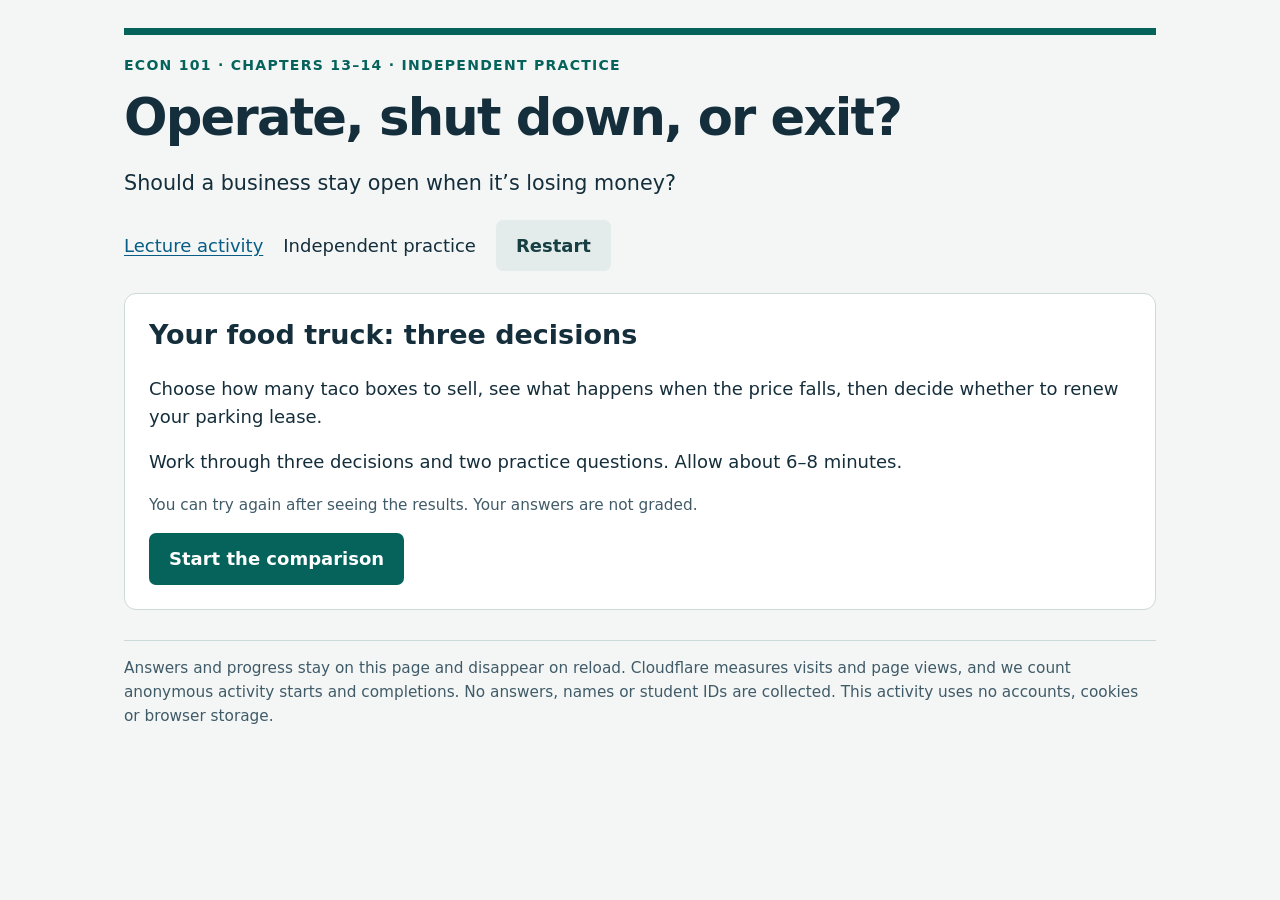
<file: firm-decisions-lab/index.html>
<!doctype html>
<html lang="en"><head><meta charset="utf-8"><meta name="viewport" content="width=device-width,initial-scale=1"><title>Operate, shut down, or exit? | ECON 101 practice</title><link rel="stylesheet" href="style.css"><script defer src="model.js"></script><script defer src="measurement.js"></script><script defer src="app.js"></script></head>
<body data-mode="practice"><a class="skip" href="#activity">Skip to activity</a><main><header><div class="eyebrow">ECON 101 · Chapters 13–14 · Independent practice</div><h1>Operate, shut down, or exit?</h1><p class="lead">Should a business stay open when it’s losing money?</p><nav aria-label="Activity routes"><a href="lecture.html">Lecture activity</a><span aria-current="page">Independent practice</span><button class="secondary" id="restart">Restart</button></nav></header><div id="activity" tabindex="-1"></div><noscript><p>This activity needs JavaScript. Compare all outputs using variable costs 0, 12, 22, 36, 56, 82 and price $18 per unit. Today's $30 parking lease is owed even at zero output. Ask your instructor for the paper version.</p></noscript><footer>Answers and progress stay on this page and disappear on reload. Cloudflare measures visits and page views, and we count anonymous activity starts and completions. No answers, names or student IDs are collected. This activity uses no accounts, cookies or browser storage.</footer></main></body></html>
</file>
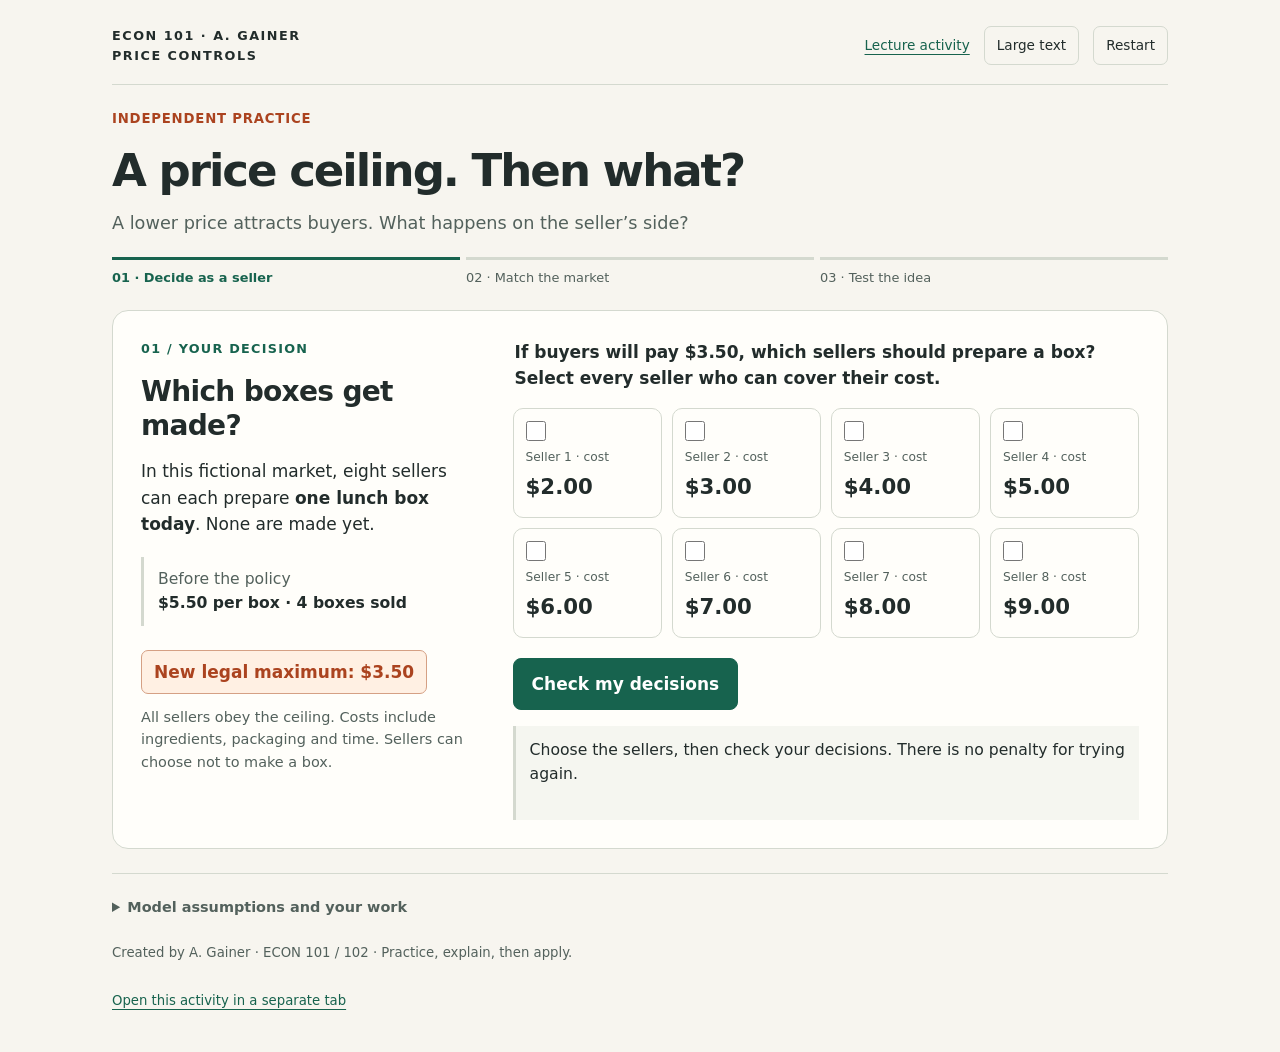
<file: price-ceiling-lab/index.html>
<!doctype html>
<html lang="en">
<head>
<meta charset="utf-8"><meta name="viewport" content="width=device-width, initial-scale=1">
<meta name="description" content="Make a seller's decision, match buyers to goods, and discover what a price ceiling does to actual trades.">
<title>A price ceiling. Then what? | ECON 101</title>
<link rel="icon" href="data:,">
<link rel="stylesheet" href="style.css">
<script src="model.js" defer></script><script src="app.js" defer></script>
</head>
<body data-mode="practice">
<a href="#activity" class="skip">Skip to activity</a>
<div class="shell">
<header><div class="brand">ECON 101 · A. Gainer<br>Price controls</div><div class="tools"><a href="lecture.html">Lecture activity</a><button disabled class="quiet" id="large" aria-pressed="false">Large text</button><button disabled class="quiet" id="restart">Restart</button></div></header>
<p class="mode" style="margin-top:24px">Independent practice</p>
<h1>A price ceiling. Then what?</h1>
<p class="deck">A lower price attracts buyers. What happens on the seller’s side?</p>
<ol class="progress" aria-label="Activity progress"><li aria-current="step" id="step-0">01 · Decide as a seller</li><li id="step-1">02 · Match the market</li><li id="step-2">03 · Test the idea</li></ol>
<noscript><p>This activity needs JavaScript. Here is the model in words: at $5.50, four buyers and four sellers trade. With a $3.50 ceiling, six buyers want boxes but only two sellers cover their costs. Two boxes trade and four willing buyers go without. A ceiling above $5.50 leaves this market unchanged.</p></noscript>
<main id="activity" class="panel">
<section id="stage-0" class="stage" aria-labelledby="seller-title">
<div class="split"><div class="context"><p class="eyebrow">01 / Your decision</p><h2 id="seller-title" tabindex="-1">Which boxes get made?</h2>
<p>In this fictional market, eight sellers can each prepare <strong>one lunch box today</strong>. None are made yet.</p>
<div class="baseline">Before the policy<strong>$5.50 per box · 4 boxes sold</strong></div>
<div class="badge">New legal maximum: $3.50</div>
<p class="small">All sellers obey the ceiling. Costs include ingredients, packaging and time. Sellers can choose not to make a box.</p></div>
<div><form id="seller-form"><fieldset><legend>If buyers will pay $3.50, which sellers should prepare a box? Select every seller who can cover their cost.</legend><div class="sellers"><label class="seller"><input type="checkbox" name="seller" value="0" aria-label="Seller 1, cost $2.00"><span class="name">Seller 1 · cost</span><span class="cost">$2.00</span></label>
<label class="seller"><input type="checkbox" name="seller" value="1" aria-label="Seller 2, cost $3.00"><span class="name">Seller 2 · cost</span><span class="cost">$3.00</span></label>
<label class="seller"><input type="checkbox" name="seller" value="2" aria-label="Seller 3, cost $4.00"><span class="name">Seller 3 · cost</span><span class="cost">$4.00</span></label>
<label class="seller"><input type="checkbox" name="seller" value="3" aria-label="Seller 4, cost $5.00"><span class="name">Seller 4 · cost</span><span class="cost">$5.00</span></label>
<label class="seller"><input type="checkbox" name="seller" value="4" aria-label="Seller 5, cost $6.00"><span class="name">Seller 5 · cost</span><span class="cost">$6.00</span></label>
<label class="seller"><input type="checkbox" name="seller" value="5" aria-label="Seller 6, cost $7.00"><span class="name">Seller 6 · cost</span><span class="cost">$7.00</span></label>
<label class="seller"><input type="checkbox" name="seller" value="6" aria-label="Seller 7, cost $8.00"><span class="name">Seller 7 · cost</span><span class="cost">$8.00</span></label>
<label class="seller"><input type="checkbox" name="seller" value="7" aria-label="Seller 8, cost $9.00"><span class="name">Seller 8 · cost</span><span class="cost">$9.00</span></label></div></fieldset>
<div class="actions"><button disabled class="primary" type="submit">Check my decisions</button><button disabled class="secondary" type="button" id="to-market" hidden>Meet the buyers →</button></div></form>
<div class="feedback" id="seller-feedback" role="status"><p>Choose the sellers, then check your decisions. There is no penalty for trying again.</p></div></div></div>
</section>
<section id="stage-1" class="stage" aria-labelledby="market-title" hidden>
<p class="eyebrow">02 / Both sides of the counter</p><h2 id="market-title" tabindex="-1">Wanting a box is only one side of a trade.</h2>
<p>At the $3.50 price ceiling, <strong>6 buyers want a box</strong> and <strong>2 sellers offer one</strong>. Each buyer wants at most one box.</p>
<p class="small">Each buyer card shows the highest price that buyer would pay for one lunch box. At $3.50, someone whose card says $4 would buy a box; someone whose card says $3 would not.</p>
<div class="lane"><div class="lane-head"><span>Buyers · highest price each would pay</span><span>6 want a box</span></div><div class="tokens" id="buyer-tokens"></div></div>
<div class="lane"><div class="lane-head"><span>Sellers · cost of preparing one box</span><span>2 willing</span></div><div class="tokens" id="seller-tokens"></div></div>
<p class="small">Coloured cards are willing to trade at $3.50. Grey cards sit out. Before the ceiling, 4 boxes were bought and sold.</p>
<form id="trade-form"><fieldset><legend>How many boxes can actually be bought and sold now?</legend><div class="choice-row">
<label class="choice"><input type="radio" name="trades" value="2">2 boxes</label><label class="choice"><input type="radio" name="trades" value="4">4 boxes</label><label class="choice"><input type="radio" name="trades" value="6">6 boxes</label></div></fieldset><div class="actions"><button disabled class="primary" type="submit">Match buyers with boxes</button></div></form>
<div id="trade-feedback" class="feedback" role="status"><p>Make your prediction before matching the market.</p></div>
<div id="trade-result" hidden>
<div class="trade-total"><div class="stat"><span>Actually traded</span><strong>2</strong><span>was 4 boxes</span></div><div class="stat unmet"><span>Willing buyers without a box</span><strong>4</strong><span>the shortage: 6 − 2</span></div><div class="stat"><span>Price per box</span><strong>$3.50</strong><span>was $5.50</span></div></div>
<p class="bridge"><strong>More buyers want a box. Fewer boxes are sold.</strong> A purchase needs a willing buyer and a willing seller.</p><p class="small">The highlighted buyers are one possible allocation. The model does not decide who gets a box. It assumes both offered boxes find buyers.</p>
<div class="actions"><button disabled class="primary" id="to-summary">Explain what changed →</button></div></div>
</section>
<section id="stage-2" class="stage" aria-labelledby="summary-title" hidden>
<p class="eyebrow">03 / Put it into words</p><h2 id="summary-title" tabindex="-1">Explain the result.</h2>
<p class="bridge">Explain to yourself or a neighbour: why can a lower price make more people want to buy, yet lead to fewer purchases?</p>
<div class="next-card" id="lecture-finish" hidden><h3>Return to your Top Hat question.</h3><p>Use both sides of the market when you vote again. Be ready to explain your reasoning.</p><p class="small">This page does not send your answer to Top Hat. Submit it there.</p></div>
<div id="practice-continue" hidden><p>Now check a different possibility: <strong>what if the legal maximum is above the original market price?</strong></p></div>
<details id="explore-details"><summary>Explore the graph and a different ceiling</summary>
<div class="explorer"><div class="cap-control"><label class="range-label" for="ceiling">Set the legal maximum <output id="cap-output" for="ceiling">$3.50</output></label><input id="ceiling" type="range" min="2.5" max="7.5" step="1" value="3.5" aria-valuetext="$3.50"><div class="range-ends"><span>$2.50</span><span>$7.50</span></div></div>
<div class="explore-grid"><div><svg id="chart" class="chart" viewBox="0 0 640 420" role="img" aria-labelledby="chart-title chart-desc"><title id="chart-title">Supply, demand and the price ceiling</title><desc id="chart-desc">The graph is accompanied by a numerical table.</desc></svg><div class="legend"><span class="d">Demand</span><span>Supply</span><span class="c">Legal maximum</span></div><p class="small">The steps represent individual buyers and sellers. Each buyer's highest price and each seller's cost stay the same when you move the ceiling.</p></div><div>
<div id="market-readout" class="readout" role="status"></div>
<table><caption>At this legal maximum</caption><tbody><tr><th scope="row">Actual price</th><td id="table-price"></td></tr><tr><th scope="row">Quantity demanded</th><td id="table-demand"></td></tr><tr><th scope="row">Quantity supplied</th><td id="table-supply"></td></tr><tr><th scope="row">Actually traded</th><td id="table-trades"></td></tr><tr><th scope="row">Shortage</th><td id="table-shortage"></td></tr></tbody></table>
</div></div></div></details>
<div id="practice-tests" hidden>
<form id="nonbinding-form" style="margin-top:24px"><fieldset><legend>If the ceiling is $7.50, what price will buyers pay in this model?</legend><div class="choice-row"><label class="choice"><input type="radio" name="nonbinding" value="cap">$7.50</label><label class="choice"><input type="radio" name="nonbinding" value="market">$5.50</label><label class="choice"><input type="radio" name="nonbinding" value="oldcap">$3.50</label></div></fieldset><div class="actions"><button disabled type="submit" class="primary">Check the price</button><button disabled type="button" class="secondary" id="to-transfer" hidden>Try a new market →</button></div></form><div id="nonbinding-feedback" class="feedback" role="status"><p>A maximum is a limit on what sellers may charge. Does it require them to charge that amount?</p></div>
</div>
</section>
<section id="stage-3" class="stage" aria-labelledby="transfer-title" hidden>
<p class="eyebrow">Independent practice / A new market</p><h2 id="transfer-title" tabindex="-1">From lunch boxes to bicycle repairs.</h2><p>A fictional repair market starts with <strong>8 repairs per day at $40 each</strong>. A $25 price ceiling is enforced. After repair shops adjust:</p>
<table><caption>At $25 per repair</caption><tbody><tr><th scope="row">Repairs customers want to buy</th><td>12 per day</td></tr><tr><th scope="row">Repairs shops are willing to provide</th><td>5 per day</td></tr></tbody></table>
<p>Assume every repair offered finds a customer. Other influences on supply and demand are unchanged.</p>
<form id="transfer-form"><fieldset><legend>Which prediction and explanation fit this market?</legend><div class="choice-stack">
<label class="choice"><input type="radio" name="transfer" value="demand">12 repairs happen because the lower price attracts more customers.</label>
<label class="choice"><input type="radio" name="transfer" value="shortage">7 repairs happen because 12 minus 5 equals 7.</label>
<label class="choice"><input type="radio" name="transfer" value="supply">5 repairs happen because customers can only buy the repairs shops provide.</label>
<label class="choice"><input type="radio" name="transfer" value="baseline">8 repairs happen because that was the original quantity traded.</label></div></fieldset><div class="actions"><button disabled class="primary" type="submit">Check my reasoning</button></div></form>
<div id="transfer-feedback" class="feedback" role="status"><p>Use the two sides of the market to explain your choice.</p></div>
<div id="complete" class="next-card" hidden><h3>You have worked through the mechanism.</h3><p>At a binding ceiling, quantity demanded can rise while the number actually traded falls. The shortage counts willing buyers left without the good, not completed trades.</p><p>A ceiling above the market-clearing price does not bind. It leaves the price and trades unchanged in this model.</p><div class="actions"><button disabled class="secondary" id="back-explore">Return to the graph</button></div></div>
</section>
</main>
<footer><details><summary>Model assumptions and your work</summary><p>This fictional competitive market has eight buyers and eight sellers. Each buyer wants at most one box and each seller can prepare at most one. Sellers cover all avoidable costs, including their time. Prices in the controls avoid exact indifference. Without a binding ceiling, we keep the starting market-clearing price of $5.50; other prices between $5 and $6 also clear this discrete market.</p><p>The ceiling is enforced. Sellers' costs and buyers' highest prices stay fixed. There are no side payments, quality changes, government purchases or matching frictions. Every offered box finds a willing buyer at the binding ceiling. Sellers can adjust how many boxes they prepare; this is not a model of a fixed stock of goods already produced.</p><p>No sign-in or timer. Your choices stay in this open page, are not submitted to your instructor, and reset on restart or reload. This activity stores no answers or student identifiers and contains no analytics script. Answer assigned questions separately in Top Hat.</p></details><p style="margin-top:18px">Created by A. Gainer · ECON 101 / 102 · Practice, explain, then apply.</p><a class="standalone" href="index.html" target="_blank" rel="noopener">Open this activity in a separate tab</a></footer>
</div>
</body></html>
</file>
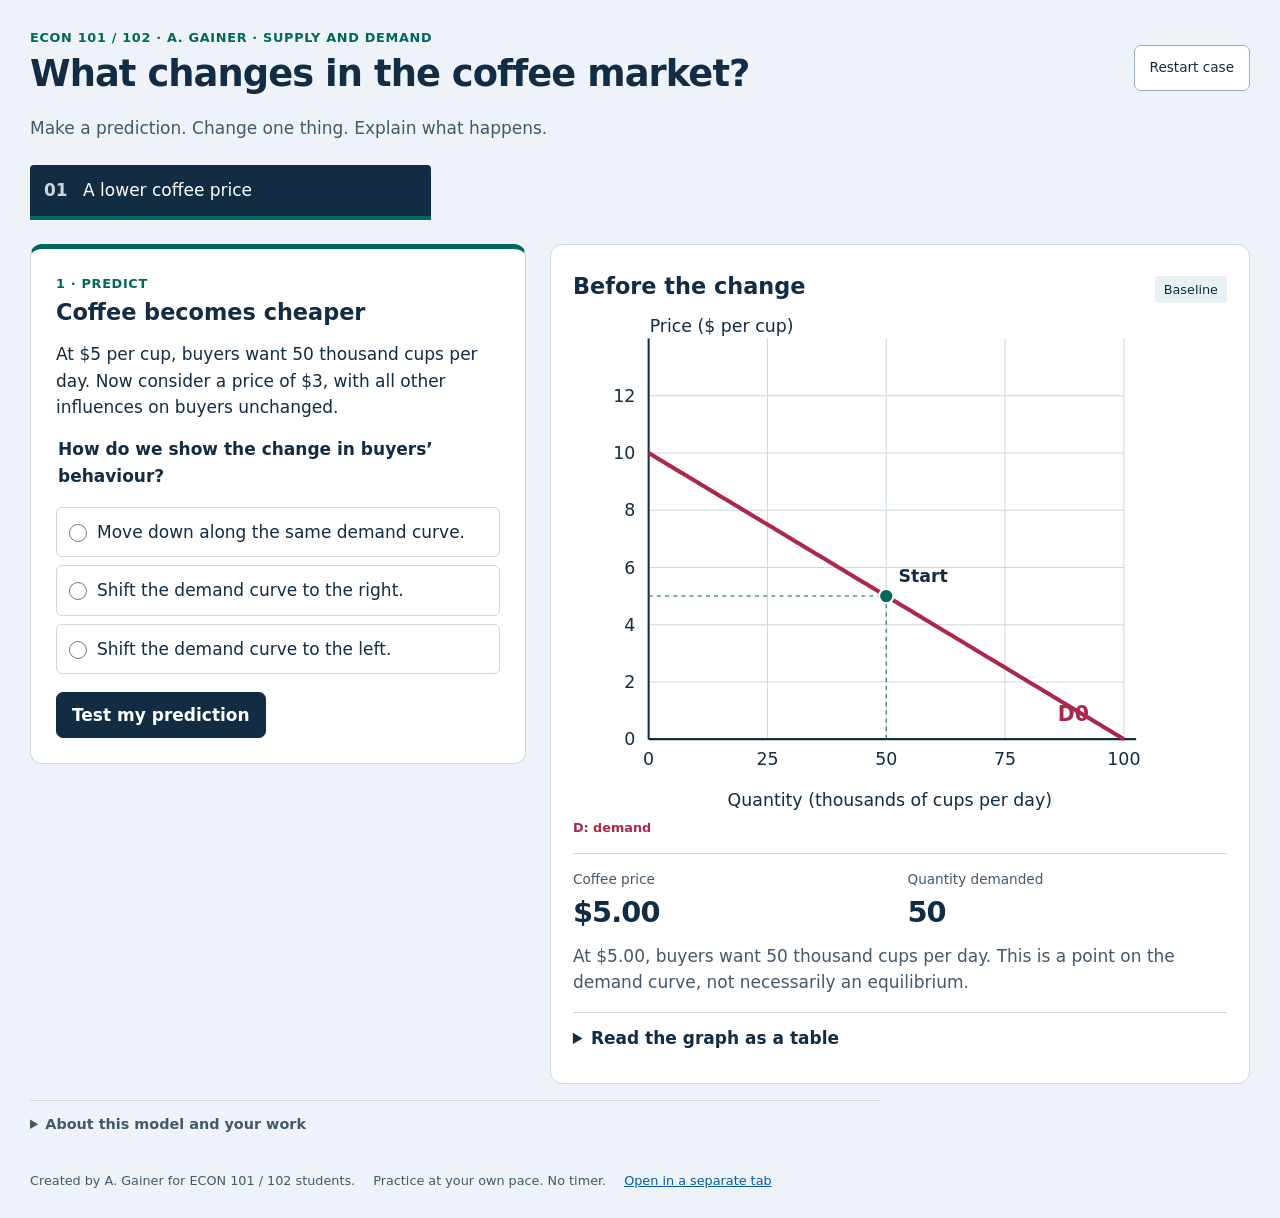
<file: supply-demand-lab/index.html>
<!doctype html>
<html lang="en">
<head>
  <meta charset="utf-8">
  <meta name="viewport" content="width=device-width, initial-scale=1">
  <meta name="description" content="Predict, test and explain changes in a coffee market. A guided supply and demand activity.">
  <title>What changes in the coffee market?</title>
  <link rel="stylesheet" href="style.css">
  <script src="model.js" defer></script>
  <script src="app.js" defer></script>
</head>
<body>
<a class="skip" href="#activity">Skip to activity</a>
<main>
  <header>
    <div><p class="eyebrow">ECON 101 / 102 · A. Gainer · Supply and demand</p><h1>What changes in the coffee market?</h1></div>
    <div class="toolbar"><button id="present" aria-pressed="false">Projection mode</button><button id="restart">Restart case</button></div>
  </header>
  <p class="intro">Make a prediction. Change one thing. Explain what happens.</p>
  <nav aria-label="Cases" id="cases">
    <button data-case="price" aria-current="step"><span>01</span> A lower coffee price</button>
    <button data-case="demand"><span>02</span> More expensive tea</button>
    <button data-case="both"><span>03</span> Two changes at once</button>
  </nav>
  <noscript><p>This activity needs JavaScript. Without it, consider: if demand increases and supply decreases, price rises, but quantity can rise, fall or stay the same. Draw each possibility and explain why.</p></noscript>
  <div class="workspace" id="activity">
    <section class="task" aria-labelledby="case-title">
      <p class="eyebrow" id="step">1 · Predict</p>
      <h2 id="case-title"></h2><p id="story"></p>
      <form id="prediction-form">
        <fieldset id="prediction"><legend id="question"></legend><div id="choices"></div></fieldset>
        <button class="primary" id="reveal" type="submit">Test my prediction</button>
      </form>
      <p id="prediction-feedback" role="status"></p>
      <section id="experiment" hidden aria-labelledby="experiment-title">
        <h3 id="experiment-title">2 · Explore</h3>
        <p id="challenge"></p>
        <div id="price-control" hidden><label for="price">Coffee price <output id="price-value" for="price"></output></label><input id="price" type="range" min="3" max="7" step="0.5" value="3"></div>
        <div id="demand-control" hidden><label for="demand">Increase in demand <output id="demand-value" for="demand"></output></label><input id="demand" type="range" min="0" max="30" step="5" value="20"></div>
        <div id="supply-control" hidden><label for="supply">Decrease in supply <output id="supply-value" for="supply"></output></label><input id="supply" type="range" min="0" max="30" step="5" value="10"></div>
        <p id="control-note" class="small"></p>
        <div id="presets" hidden><p class="small">Compare three possibilities:</p><div class="preset-buttons"><button data-d="30" data-s="10">Stronger demand shift</button><button data-d="20" data-s="20">Equal shifts</button><button data-d="10" data-s="30">Stronger supply shift</button></div><p id="found" role="status"></p></div>
        <details><summary>Explain the result</summary><p id="explanation"></p></details>
        <button id="advance" class="primary advance" type="button" aria-controls="transfer">Continue to 3 · Try a new situation ↓</button>
      </section>
    </section>
    <section class="visual" aria-labelledby="chart-heading">
      <div class="chart-header"><h2 id="chart-heading">Before the change</h2><span class="badge" id="chart-badge">Baseline</span></div>
      <svg id="chart" viewBox="0 0 640 490" role="img" aria-labelledby="graph-title graph-desc"></svg>
      <p class="legend"><span class="demand-key">D: demand</span><span class="supply-key" id="supply-key">S: supply</span><span id="baseline-key">Dashed curves: before</span></p>
      <div class="metrics" aria-live="polite" aria-atomic="true"><div><span id="p-label">Price</span><strong id="p-result"></strong></div><div><span id="q-label">Quantity</span><strong id="q-result"></strong></div></div>
      <p id="reading" class="reading"></p>
      <div id="chart-controls"></div>
      <details class="table-details"><summary>Read the graph as a table</summary><table><caption id="table-caption">Before and after</caption><thead><tr><th scope="col">Measure</th><th scope="col">Before</th><th scope="col">Now</th></tr></thead><tbody id="values"></tbody></table></details>
    </section>
  </div>
  <section id="transfer" class="transfer" hidden aria-labelledby="transfer-heading">
    <p class="eyebrow">3 · Try a new situation</p><h2 id="transfer-heading">Can you use the idea elsewhere?</h2>
    <form id="transfer-form"><fieldset><legend id="transfer-question"></legend><div id="transfer-choices"></div></fieldset><button type="submit" class="primary">Check my explanation</button></form>
    <p id="transfer-feedback" role="status"></p>
    <button id="next" hidden>Next case →</button>
  </section>
  <details class="assumptions"><summary>About this model and your work</summary><p>A hypothetical competitive coffee market. Quantity is thousands of cups per day; prices are dollars per cup. Straight lines simplify the illustration. In Cases 2 and 3, all other influences are held fixed, and we compare equilibria after the market adjusts. The model shows possible outcomes, not estimates of a real market.</p><p>Case 1 isolates the quantity demanded at a given price. It does not explain why the market price changed or claim that the chosen price clears the market.</p><p>No sign-in. Answers and progress stay in this open page and reset when you restart, switch cases or reload. This activity does not submit grades or responses to your instructor. If assigned a Top Hat question, answer it separately in Top Hat.</p></details>
  <footer><span>Created by A. Gainer for ECON 101 / 102 students.</span><span>Practice at your own pace. No timer.</span><a id="standalone" href="index.html" target="_blank" rel="noopener">Open in a separate tab</a></footer>
</main>
</body>
</html>
</file>
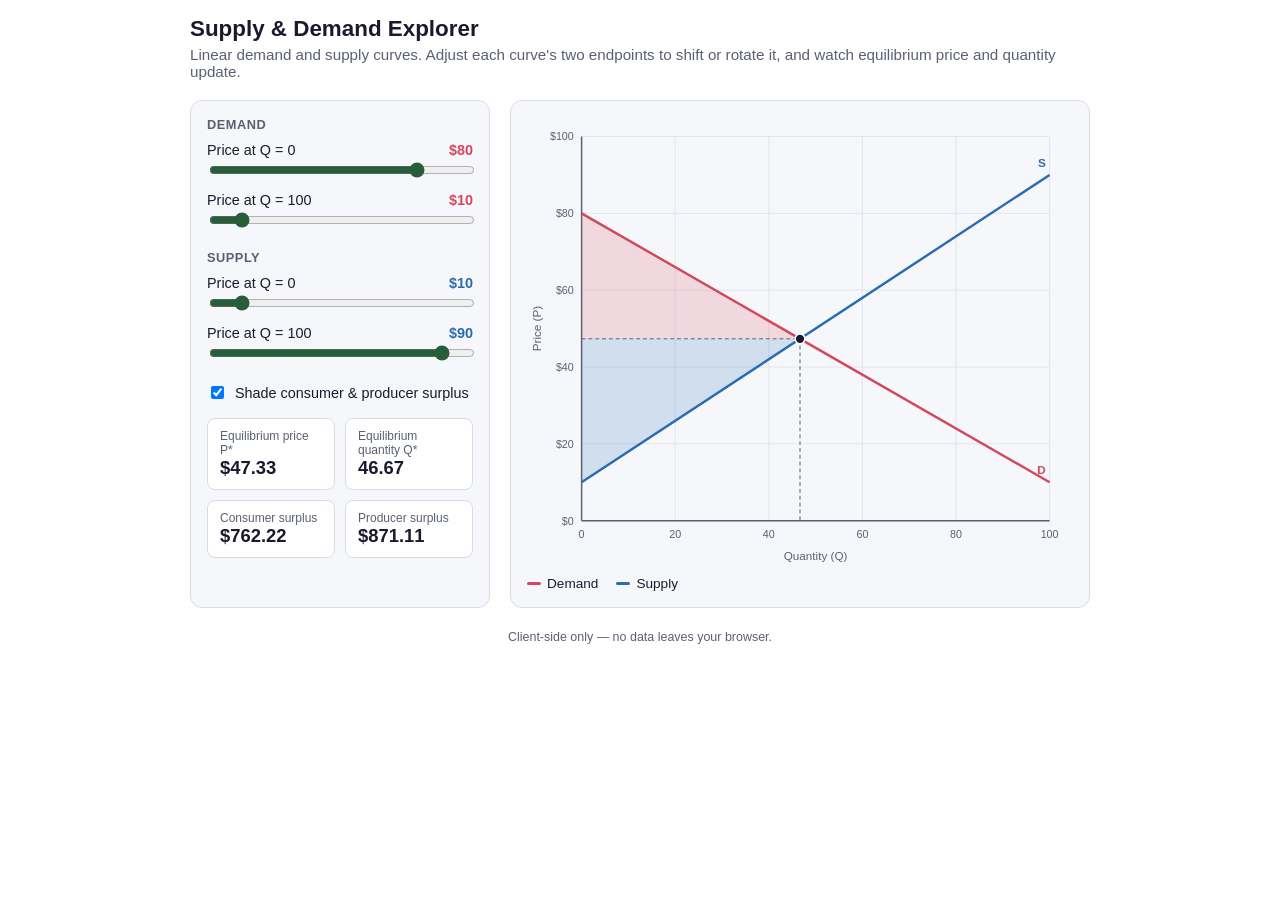
<file: supply-demand/index.html>
<!doctype html>
<html lang="en">
<head>
<meta charset="utf-8">
<meta name="viewport" content="width=device-width, initial-scale=1">
<title>Supply &amp; Demand Explorer</title>
<style>
  :root {
    --ink: #1a1a2e;
    --bg: #ffffff;
    --panel: #f6f7fb;
    --border: #d8dce6;
    --demand: #d1495b;
    --supply: #2b6cb0;
    --cs: #d1495b;
    --ps: #2b6cb0;
    --accent: #275d38;
    --muted: #5a6072;
  }
  @media (prefers-color-scheme: dark) {
    :root {
      --ink: #eef0f6;
      --bg: #14161f;
      --panel: #1c1f2b;
      --border: #333750;
      --muted: #a0a6b8;
    }
  }
  * { box-sizing: border-box; }
  body {
    margin: 0;
    background: var(--bg);
    color: var(--ink);
    font-family: -apple-system, BlinkMacSystemFont, "Segoe UI", Roboto, sans-serif;
    padding: 16px;
  }
  .wrap { max-width: 900px; margin: 0 auto; }
  h1 {
    font-size: 1.4rem;
    margin: 0 0 4px;
  }
  p.sub { color: var(--muted); margin: 0 0 20px; font-size: 0.95rem; }
  .layout {
    display: grid;
    grid-template-columns: 1fr;
    gap: 20px;
  }
  @media (min-width: 720px) {
    .layout { grid-template-columns: 300px 1fr; }
  }
  .panel {
    background: var(--panel);
    border: 1px solid var(--border);
    border-radius: 12px;
    padding: 16px;
  }
  .group { margin-bottom: 18px; }
  .group:last-child { margin-bottom: 0; }
  .group h2 {
    font-size: 0.8rem;
    text-transform: uppercase;
    letter-spacing: 0.04em;
    margin: 0 0 8px;
    color: var(--muted);
  }
  label {
    display: flex;
    justify-content: space-between;
    font-size: 0.9rem;
    margin-top: 10px;
  }
  label span.val { font-variant-numeric: tabular-nums; color: var(--muted); }
  input[type="range"] {
    width: 100%;
    margin-top: 4px;
    accent-color: var(--accent);
  }
  .demand-row span.val { color: var(--demand); font-weight: 600; }
  .supply-row span.val { color: var(--supply); font-weight: 600; }
  .toggle {
    display: flex;
    align-items: center;
    gap: 8px;
    margin-top: 14px;
    font-size: 0.9rem;
  }
  .stat-grid {
    display: grid;
    grid-template-columns: 1fr 1fr;
    gap: 10px;
    margin-top: 16px;
  }
  .stat {
    background: var(--bg);
    border: 1px solid var(--border);
    border-radius: 8px;
    padding: 10px 12px;
  }
  .stat .label { font-size: 0.75rem; color: var(--muted); }
  .stat .value { font-size: 1.15rem; font-weight: 700; font-variant-numeric: tabular-nums; }
  svg { width: 100%; height: auto; display: block; }
  .legend {
    display: flex;
    gap: 18px;
    margin-top: 10px;
    font-size: 0.85rem;
    flex-wrap: wrap;
  }
  .legend span { display: inline-flex; align-items: center; gap: 6px; }
  .swatch { width: 14px; height: 3px; display: inline-block; border-radius: 2px; }
  footer { margin-top: 22px; font-size: 0.78rem; color: var(--muted); text-align: center; }
</style>
</head>
<body>
<div class="wrap">
  <h1>Supply &amp; Demand Explorer</h1>
  <p class="sub">Linear demand and supply curves. Adjust each curve's two endpoints to shift or rotate it, and watch equilibrium price and quantity update.</p>

  <div class="layout">
    <div class="panel" id="controls">
      <div class="group">
        <h2>Demand</h2>
        <label class="demand-row">Price at Q = 0 <span class="val" id="dAVal"></span></label>
        <input type="range" id="dA" min="0" max="100" step="1" value="80">
        <label class="demand-row">Price at Q = 100 <span class="val" id="dBVal"></span></label>
        <input type="range" id="dB" min="0" max="100" step="1" value="10">
      </div>
      <div class="group">
        <h2>Supply</h2>
        <label class="supply-row">Price at Q = 0 <span class="val" id="sAVal"></span></label>
        <input type="range" id="sA" min="0" max="100" step="1" value="10">
        <label class="supply-row">Price at Q = 100 <span class="val" id="sBVal"></span></label>
        <input type="range" id="sB" min="0" max="100" step="1" value="90">
      </div>
      <div class="toggle">
        <input type="checkbox" id="showSurplus" checked>
        <label for="showSurplus" style="margin:0;">Shade consumer &amp; producer surplus</label>
      </div>
      <div class="stat-grid">
        <div class="stat"><div class="label">Equilibrium price P*</div><div class="value" id="pStar">-</div></div>
        <div class="stat"><div class="label">Equilibrium quantity Q*</div><div class="value" id="qStar">-</div></div>
        <div class="stat"><div class="label">Consumer surplus</div><div class="value" id="csVal">-</div></div>
        <div class="stat"><div class="label">Producer surplus</div><div class="value" id="psVal">-</div></div>
      </div>
    </div>

    <div class="panel">
      <svg id="chart" viewBox="0 0 560 460" preserveAspectRatio="xMidYMid meet"></svg>
      <div class="legend">
        <span><i class="swatch" style="background:var(--demand)"></i>Demand</span>
        <span><i class="swatch" style="background:var(--supply)"></i>Supply</span>
      </div>
    </div>
  </div>

  <footer>Client-side only &mdash; no data leaves your browser.</footer>
</div>

<script>
(function () {
  "use strict";

  // ---- DOM refs ----
  var dA = document.getElementById("dA"), dB = document.getElementById("dB");
  var sA = document.getElementById("sA"), sB = document.getElementById("sB");
  var showSurplus = document.getElementById("showSurplus");
  var svg = document.getElementById("chart");

  var W = 560, H = 460;
  var M = { top: 20, right: 24, bottom: 46, left: 56 }; // plot margins
  var plotW = W - M.left - M.right;
  var plotH = H - M.top - M.bottom;
  var Q_MAX = 100, P_MAX = 100;

  function qToX(q) { return M.left + (q / Q_MAX) * plotW; }
  function pToY(p) { return M.top + plotH - (p / P_MAX) * plotH; }

  function svgEl(tag, attrs) {
    var el = document.createElementNS("http://www.w3.org/2000/svg", tag);
    for (var k in attrs) el.setAttribute(k, attrs[k]);
    return el;
  }

  // Demand: line through (0, dA) and (100, dB). Supply: line through (0, sA) and (100, sB).
  // Both parameterized as P = intercept + slope * Q so we can solve for intersection directly.
  function lineFromEndpoints(p0, p100) {
    var slope = (p100 - p0) / Q_MAX;
    return { intercept: p0, slope: slope };
  }

  function intersect(d, s) {
    // d.intercept + d.slope*Q = s.intercept + s.slope*Q
    var denom = d.slope - s.slope;
    if (Math.abs(denom) < 1e-9) return null; // parallel, no unique equilibrium
    var q = (s.intercept - d.intercept) / denom;
    var p = d.intercept + d.slope * q;
    return { q: q, p: p };
  }

  function fmt(n) {
    return (Math.round(n * 100) / 100).toFixed(2);
  }

  function render() {
    var dAv = Number(dA.value), dBv = Number(dB.value);
    var sAv = Number(sA.value), sBv = Number(sB.value);
    document.getElementById("dAVal").textContent = "$" + dAv;
    document.getElementById("dBVal").textContent = "$" + dBv;
    document.getElementById("sAVal").textContent = "$" + sAv;
    document.getElementById("sBVal").textContent = "$" + sBv;

    var demand = lineFromEndpoints(dAv, dBv);
    var supply = lineFromEndpoints(sAv, sBv);
    var eq = intersect(demand, supply);

    // Clear
    while (svg.firstChild) svg.removeChild(svg.firstChild);
    svg.setAttribute("viewBox", "0 0 " + W + " " + H);

    var cssIsDark = window.matchMedia && window.matchMedia("(prefers-color-scheme: dark)").matches;
    var gridColor = cssIsDark ? "#333750" : "#e2e5ee";
    var axisColor = cssIsDark ? "#a0a6b8" : "#5a6072";
    var demandColor = "#d1495b";
    var supplyColor = "#2b6cb0";

    // Gridlines + axis ticks (every 20 units)
    for (var g = 0; g <= Q_MAX; g += 20) {
      svg.appendChild(svgEl("line", { x1: qToX(g), y1: M.top, x2: qToX(g), y2: M.top + plotH, stroke: gridColor, "stroke-width": 1 }));
      var tx = svgEl("text", { x: qToX(g), y: M.top + plotH + 18, "font-size": 11, fill: axisColor, "text-anchor": "middle" });
      tx.textContent = g;
      svg.appendChild(tx);
    }
    for (var gp = 0; gp <= P_MAX; gp += 20) {
      svg.appendChild(svgEl("line", { x1: M.left, y1: pToY(gp), x2: M.left + plotW, y2: pToY(gp), stroke: gridColor, "stroke-width": 1 }));
      var ty = svgEl("text", { x: M.left - 8, y: pToY(gp) + 4, "font-size": 11, fill: axisColor, "text-anchor": "end" });
      ty.textContent = "$" + gp;
      svg.appendChild(ty);
    }

    // Axis labels
    var xl = svgEl("text", { x: M.left + plotW / 2, y: H - 6, "font-size": 12, fill: axisColor, "text-anchor": "middle" });
    xl.textContent = "Quantity (Q)";
    svg.appendChild(xl);
    var yl = svgEl("text", {
      x: 14, y: M.top + plotH / 2, "font-size": 12, fill: axisColor, "text-anchor": "middle",
      transform: "rotate(-90 14 " + (M.top + plotH / 2) + ")"
    });
    yl.textContent = "Price (P)";
    svg.appendChild(yl);

    // Axes
    svg.appendChild(svgEl("line", { x1: M.left, y1: M.top, x2: M.left, y2: M.top + plotH, stroke: axisColor, "stroke-width": 1.5 }));
    svg.appendChild(svgEl("line", { x1: M.left, y1: M.top + plotH, x2: M.left + plotW, y2: M.top + plotH, stroke: axisColor, "stroke-width": 1.5 }));

    // Surplus shading (only meaningful when there's a valid equilibrium inside range)
    if (showSurplus.checked && eq && eq.q >= 0 && eq.q <= Q_MAX && eq.p >= 0 && eq.p <= P_MAX) {
      var qClamped = Math.max(0, Math.min(Q_MAX, eq.q));
      var csPathPts = [
        [qToX(0), pToY(dAv)],
        [qToX(qClamped), pToY(eq.p)],
        [qToX(0), pToY(eq.p)]
      ];
      var psPathPts = [
        [qToX(0), pToY(sAv)],
        [qToX(qClamped), pToY(eq.p)],
        [qToX(0), pToY(eq.p)]
      ];
      svg.appendChild(svgEl("polygon", { points: csPathPts.map(function (p) { return p.join(","); }).join(" "), fill: demandColor, opacity: 0.18 }));
      svg.appendChild(svgEl("polygon", { points: psPathPts.map(function (p) { return p.join(","); }).join(" "), fill: supplyColor, opacity: 0.18 }));
    }

    // Demand and supply lines (clip to the P in [0,100] band visually by drawing full then relying on viewBox)
    svg.appendChild(svgEl("line", { x1: qToX(0), y1: pToY(dAv), x2: qToX(100), y2: pToY(dBv), stroke: demandColor, "stroke-width": 2.5 }));
    svg.appendChild(svgEl("line", { x1: qToX(0), y1: pToY(sAv), x2: qToX(100), y2: pToY(sBv), stroke: supplyColor, "stroke-width": 2.5 }));

    var dLabel = svgEl("text", { x: qToX(100) - 4, y: pToY(dBv) - 8, "font-size": 12, "font-weight": 700, fill: demandColor, "text-anchor": "end" });
    dLabel.textContent = "D";
    svg.appendChild(dLabel);
    var sLabel = svgEl("text", { x: qToX(100) - 4, y: pToY(sBv) - 8, "font-size": 12, "font-weight": 700, fill: supplyColor, "text-anchor": "end" });
    sLabel.textContent = "S";
    svg.appendChild(sLabel);

    // Equilibrium marker + guide lines
    var hasEq = eq && eq.q >= 0 && eq.q <= Q_MAX && eq.p >= 0 && eq.p <= P_MAX;
    if (hasEq) {
      var ex = qToX(eq.q), ey = pToY(eq.p);
      svg.appendChild(svgEl("line", { x1: ex, y1: ey, x2: ex, y2: M.top + plotH, stroke: axisColor, "stroke-width": 1, "stroke-dasharray": "4,3" }));
      svg.appendChild(svgEl("line", { x1: M.left, y1: ey, x2: ex, y2: ey, stroke: axisColor, "stroke-width": 1, "stroke-dasharray": "4,3" }));
      svg.appendChild(svgEl("circle", { cx: ex, cy: ey, r: 5, fill: "#1a1a2e", stroke: "white", "stroke-width": 1.5 }));

      document.getElementById("pStar").textContent = "$" + fmt(eq.p);
      document.getElementById("qStar").textContent = fmt(eq.q);

      if (showSurplus.checked) {
        var cs = 0.5 * eq.q * (dAv - eq.p);
        var ps = 0.5 * eq.q * (eq.p - sAv);
        document.getElementById("csVal").textContent = "$" + fmt(cs);
        document.getElementById("psVal").textContent = "$" + fmt(ps);
      } else {
        document.getElementById("csVal").textContent = "-";
        document.getElementById("psVal").textContent = "-";
      }
    } else {
      document.getElementById("pStar").textContent = "no equilibrium in range";
      document.getElementById("qStar").textContent = "no equilibrium in range";
      document.getElementById("csVal").textContent = "-";
      document.getElementById("psVal").textContent = "-";
    }
  }

  [dA, dB, sA, sB, showSurplus].forEach(function (el) {
    el.addEventListener("input", render);
  });
  window.matchMedia && window.matchMedia("(prefers-color-scheme: dark)").addEventListener("change", render);

  render();
})();
</script>
</body>
</html>
</file>
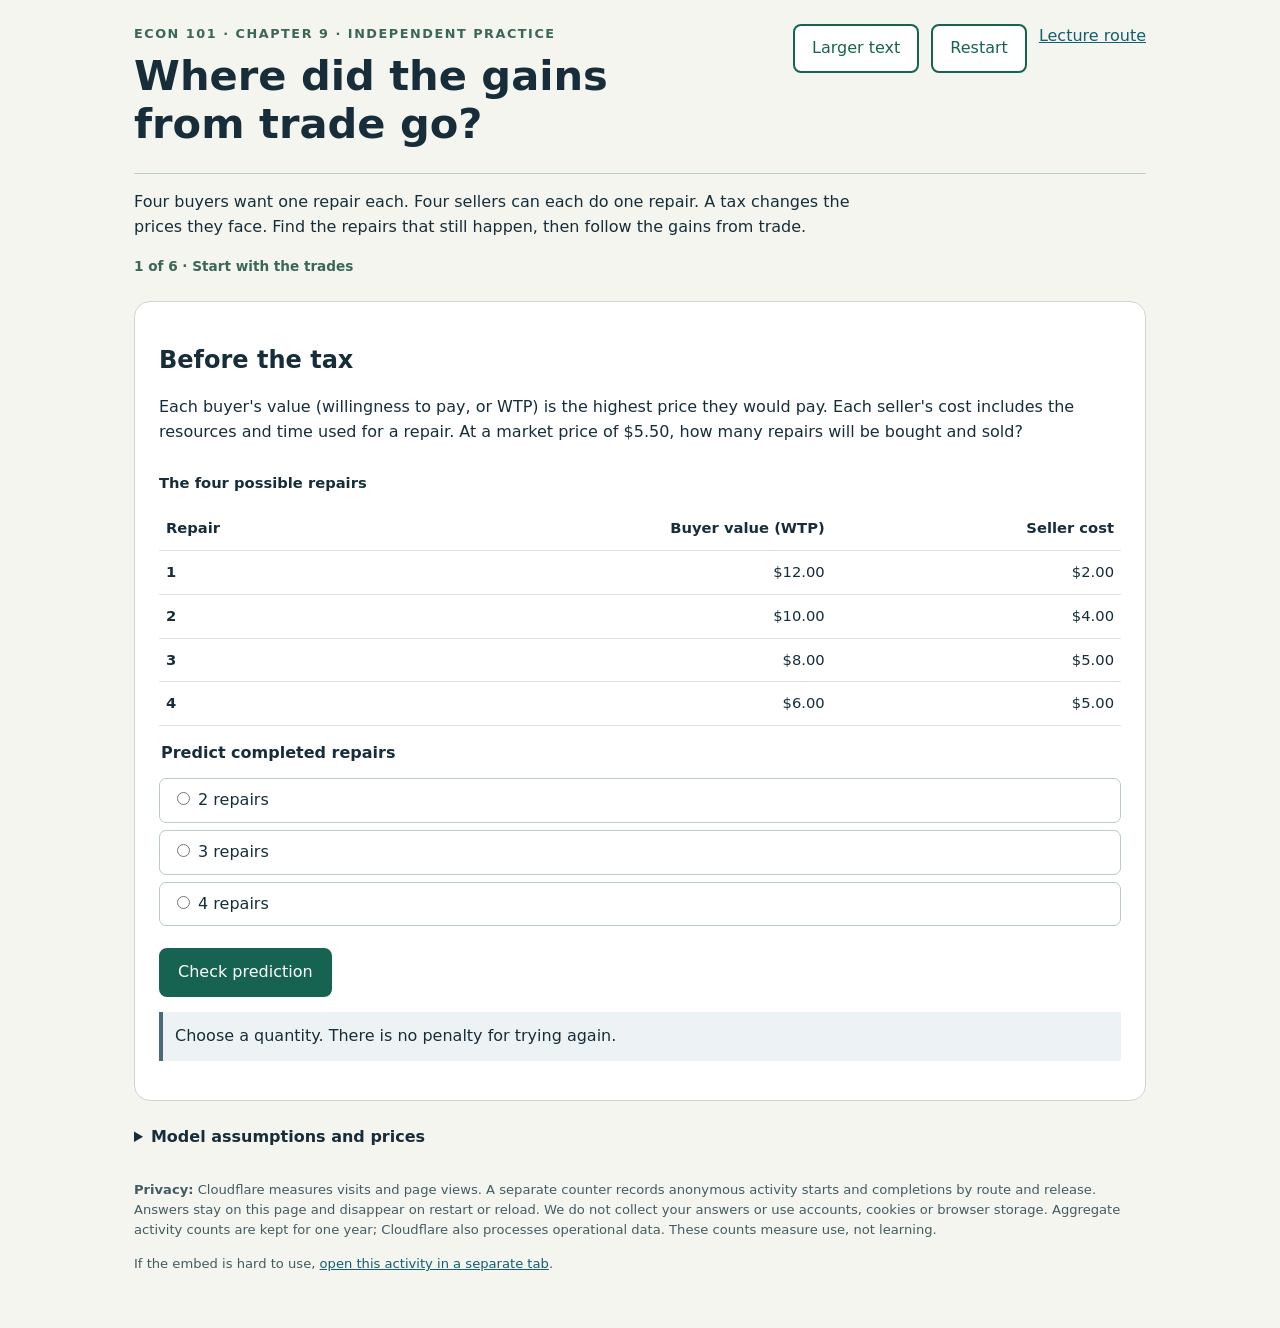
<file: tax-surplus-lab/index.html>
<!doctype html><html lang="en"><head><meta charset="utf-8"><meta name="viewport" content="width=device-width,initial-scale=1"><title>Where did the gains from trade go? | Independent practice</title><link rel="stylesheet" href="style.css?v=tax-2026-10-02-v4"><script defer src="model.js?v=tax-2026-10-02-v4"></script><script defer src="measurement.js?v=tax-2026-10-02-v4"></script><script defer src="app.js?v=tax-2026-10-02-v4"></script></head><body data-mode="practice"><main>
<header><div><div class="eyebrow">ECON 101 · Chapter 9 · Independent practice</div><h1>Where did the gains<br>from trade go?</h1></div><nav aria-label="Activity controls"><button id="large" class="secondary" aria-pressed="false" disabled>Larger text</button><button id="restart" class="secondary" disabled>Restart</button><a href="lecture.html">Lecture route</a></nav></header>
<p class="intro">Four buyers want one repair each. Four sellers can each do one repair. A tax changes the prices they face. Find the repairs that still happen, then follow the gains from trade.</p>
<noscript><p>This activity needs JavaScript. Use the printed four-row market table with your instructor instead.</p></noscript>
<p id="progress" class="progress">1 of 6 · Start with the trades</p>
<section id="stage-0"><h2 tabindex="-1">Before the tax</h2><p>Each buyer's value (willingness to pay, or WTP) is the highest price they would pay. Each seller's cost includes the resources and time used for a repair. At a market price of $5.50, how many repairs will be bought and sold?</p><div id="schedule" class="scroll"></div><form id="baseline" class="choices"><fieldset><legend>Predict completed repairs</legend><label><input type="radio" name="count" value="2"> 2 repairs</label><label><input type="radio" name="count" value="3"> 3 repairs</label><label><input type="radio" name="count" value="4"> 4 repairs</label></fieldset><button disabled>Check prediction</button></form><p id="baseline-feedback" class="feedback" role="status">Choose a quantity. There is no penalty for trying again.</p><button id="to-tax" hidden disabled>Add the tax</button></section>
<section id="stage-1" hidden><h2 tabindex="-1">Who still trades?</h2><p>A <strong>$4 tax per completed repair</strong> makes buyers pay <strong>$8.50</strong>. Sellers keep <strong>$4.50</strong>. Government receives the $4 difference as tax revenue.</p><form id="participants"><div class="grid"><fieldset class="choices"><legend>Which buyers will pay $8.50?</legend><label><input type="checkbox" name="buyers" value="0"> Buyer 1: Buyer value (WTP) $12</label><label><input type="checkbox" name="buyers" value="1"> Buyer 2: Buyer value (WTP) $10</label><label><input type="checkbox" name="buyers" value="2"> Buyer 3: Buyer value (WTP) $8</label><label><input type="checkbox" name="buyers" value="3"> Buyer 4: Buyer value (WTP) $6</label></fieldset><fieldset class="choices"><legend>Which sellers will accept $4.50?</legend><label><input type="checkbox" name="sellers" value="0"> Seller 1: Cost $2</label><label><input type="checkbox" name="sellers" value="1"> Seller 2: Cost $4</label><label><input type="checkbox" name="sellers" value="2"> Seller 3: Cost $5</label><label><input type="checkbox" name="sellers" value="3"> Seller 4: Cost $5</label></fieldset></div><button disabled>Check both sides</button></form><p id="participants-feedback" class="feedback" role="status">Choose all willing buyers and all willing sellers.</p><button id="to-audit" hidden disabled>Understand the gains from trade</button></section>
<section id="stage-2" hidden><h2 tabindex="-1">After the tax: which repairs still happen?</h2><div id="audits" class="grid"></div><p class="scroll-hint">On a small screen, scroll the table sideways to see every column.</p><div id="potential-gains" class="scroll" tabindex="0" role="region" aria-label="Scrollable surplus table"></div><form id="loss"><label for="lost-prediction"><strong>How many dollars of gains from trade are lost from the cancelled repairs?</strong></label><p>Add the buyer value minus the seller cost for each cancelled repair.</p><input id="lost-prediction" name="loss" type="number" min="0" step="0.5" required> <button disabled>Show surplus and tax revenue</button></form><p id="loss-feedback" class="feedback" role="status">Commit to your prediction before opening the ledger.</p><div id="accounts" hidden><div id="totals" class="totals"></div><p class="scroll-hint">On a small screen, scroll the table sideways to see every column.</p><div id="ledger" class="scroll" tabindex="0" role="region" aria-label="Scrollable surplus table"></div><div id="account-explanation"></div><button id="to-explain" disabled>Explain what changed</button></div></section>
<section id="stage-3" hidden><h2 tabindex="-1">Tax revenue or deadweight loss?</h2><p>Pause and explain the change in your own words. Then test the explanation in a contrasting case.</p><div class="card"><p><strong>Say or write privately:</strong></p><ol><li>Which part of consumer surplus and producer surplus became government tax revenue?</li><li>Which gains from trade were lost when repairs were cancelled? Why is this deadweight loss?</li></ol><p>Your explanation stays with you. There is no answer box.</p></div><div id="lecture-end"><div id="lecture-complete" class="finish card"><h3>Return to Top Hat</h3><p>Answer the next Top Hat question when your instructor asks you to.</p></div></div><div id="practice-next"><button id="to-boundary" disabled>Test a smaller tax</button></div></section>
<section id="stage-4" hidden><h2 tabindex="-1">Can a tax raise revenue without losing trades?</h2><p>Try a $0.50 tax. Buyers pay $5.75 and sellers keep $5.25. Compare those prices with the four values and costs.</p><div id="boundary-schedule" class="scroll"></div><form id="boundary" class="choices"><fieldset><legend>Predict the result</legend><label><input type="radio" name="boundary" value="same"> Four repairs still occur.</label><label><input type="radio" name="boundary" value="less"> Every positive tax must cancel at least one repair.</label></fieldset><button disabled>Check the contrast</button></form><p id="boundary-feedback" class="feedback" role="status">Make a prediction before comparing the accounts.</p><div id="boundary-result" hidden><p class="scroll-hint">On a small screen, scroll the table sideways to see every column.</p><div id="boundary-table" class="scroll" tabindex="0" role="region" aria-label="Scrollable surplus table"></div><p>Tax revenue is a transfer in the total-surplus calculation. A cancelled repair loses the buyer value minus the seller cost. With no cancelled trades, no gains from trade are lost, so deadweight loss is zero.</p><button id="to-practice" disabled>Try a fresh case</button></div></section>
<section id="stage-5" hidden><h2 tabindex="-1">Use the reasoning somewhere else</h2><p>Two pottery buyers value one mug each at $15 and $9. The corresponding seller costs are $6 and $7. Both mugs sell without tax. A $3 tax leaves only the first sale, with buyers paying $9.50 and sellers receiving $6.50.</p><form id="practice" class="choices"><fieldset><legend>Which argument explains the lost gains from trade?</legend><label><input type="radio" name="practice" value="revenue"> Government receives $3, so $3 of gains from trade are lost.</label><label><input type="radio" name="practice" value="missing"> The missing second sale would have added $2. Its cancellation destroys $2 of gains from trade.</label><label><input type="radio" name="practice" value="none"> Tax payments change hands, so there cannot be any lost gains from trade.</label></fieldset><button disabled>Check my explanation</button></form><p id="practice-feedback" class="feedback" role="status">Compare the tax revenue from the continuing sale with the lost gains from trade from the cancelled sale.</p><button id="finish-practice" hidden disabled>Finish practice</button><div id="practice-complete" class="finish card" hidden><h3>Practice complete</h3><p>Tax revenue belongs in total surplus. Deadweight loss comes from beneficial trades that no longer happen under this model's assumptions.</p></div></section>
<details><summary>Model assumptions and prices</summary><p>This hypothetical competitive market has no externalities, tax collection costs or administration costs. Each person trades at most one repair. Rows are efficient marginal pairings, not mandatory partners. Reservation values do not change when the tax changes.</p><p>Discrete clearing prices can lie in an interval. The displayed prices are valid clearing prices, not unique predictions. Tax revenue counts dollar for dollar in total surplus; benefits of government spending are outside this account. This exercise alone does not settle real tax policy.</p></details>
<footer><p><strong>Privacy:</strong> Cloudflare measures visits and page views. A separate counter records anonymous activity starts and completions by route and release. Answers stay on this page and disappear on restart or reload. We do not collect your answers or use accounts, cookies or browser storage. Aggregate activity counts are kept for one year; Cloudflare also processes operational data. These counts measure use, not learning.</p><p>If the embed is hard to use, <a href="index.html" target="_blank" rel="noopener">open this activity in a separate tab</a>.</p></footer>
</main></body></html>
</file>
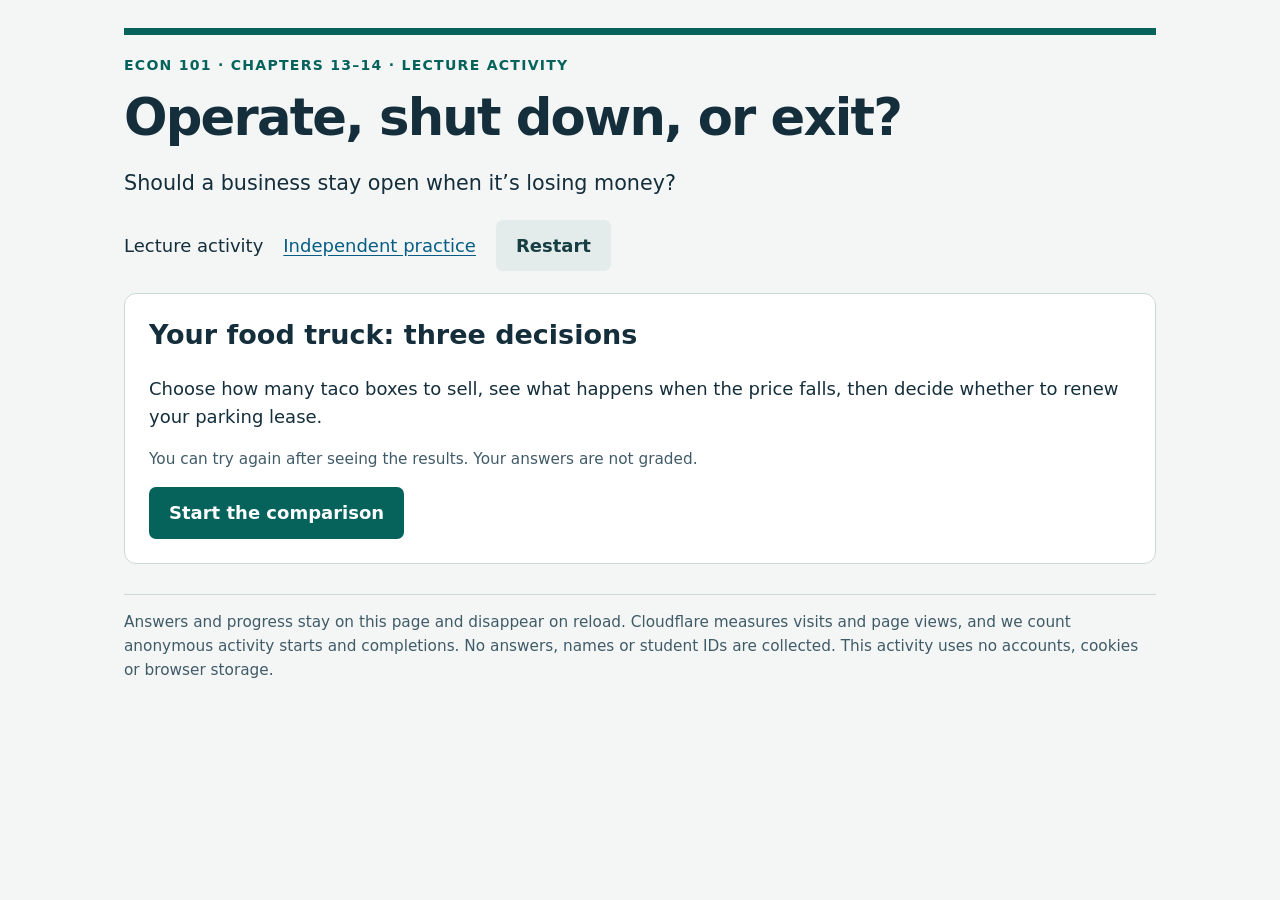
<file: firm-decisions-lab/lecture.html>
<!doctype html>
<html lang="en"><head><meta charset="utf-8"><meta name="viewport" content="width=device-width,initial-scale=1"><title>Operate, shut down, or exit? | ECON 101 lecture</title><link rel="stylesheet" href="style.css"><script defer src="model.js"></script><script defer src="measurement.js"></script><script defer src="app.js"></script></head>
<body data-mode="lecture"><a class="skip" href="#activity">Skip to activity</a><main><header><div class="eyebrow">ECON 101 · Chapters 13–14 · Lecture activity</div><h1>Operate, shut down, or exit?</h1><p class="lead">Should a business stay open when it’s losing money?</p><nav aria-label="Activity routes"><span aria-current="page">Lecture activity</span><a href="index.html">Independent practice</a><button class="secondary" id="restart">Restart</button></nav></header><div id="activity" tabindex="-1"></div><noscript><p>This activity needs JavaScript. Ask your instructor for the paper version.</p></noscript><footer>Answers and progress stay on this page and disappear on reload. Cloudflare measures visits and page views, and we count anonymous activity starts and completions. No answers, names or student IDs are collected. This activity uses no accounts, cookies or browser storage.</footer></main></body></html>
</file>
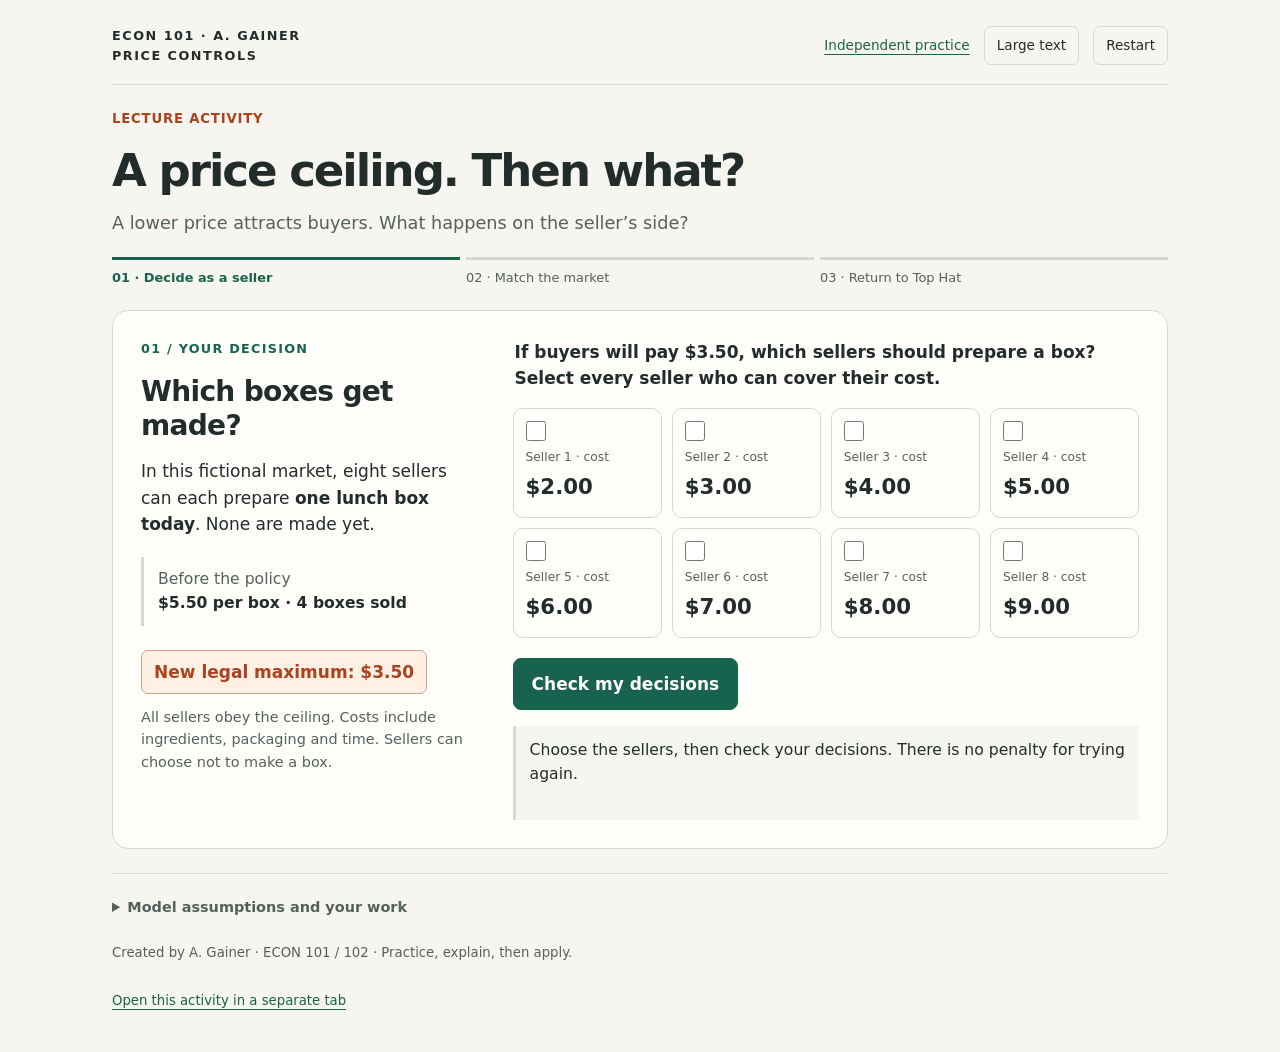
<file: price-ceiling-lab/lecture.html>
<!doctype html>
<html lang="en">
<head>
<meta charset="utf-8"><meta name="viewport" content="width=device-width, initial-scale=1">
<meta name="description" content="Make a seller's decision, match buyers to goods, and discover what a price ceiling does to actual trades.">
<title>A price ceiling. Then what? | ECON 101</title>
<link rel="icon" href="data:,">
<link rel="stylesheet" href="style.css">
<script src="model.js" defer></script><script src="app.js" defer></script>
</head>
<body data-mode="lecture">
<a href="#activity" class="skip">Skip to activity</a>
<div class="shell">
<header><div class="brand">ECON 101 · A. Gainer<br>Price controls</div><div class="tools"><a href="index.html">Independent practice</a><button disabled class="quiet" id="large" aria-pressed="false">Large text</button><button disabled class="quiet" id="restart">Restart</button></div></header>
<p class="mode" style="margin-top:24px">Lecture activity</p>
<h1>A price ceiling. Then what?</h1>
<p class="deck">A lower price attracts buyers. What happens on the seller’s side?</p>
<ol class="progress" aria-label="Activity progress"><li aria-current="step" id="step-0">01 · Decide as a seller</li><li id="step-1">02 · Match the market</li><li id="step-2">03 · Return to Top Hat</li></ol>
<noscript><p>This activity needs JavaScript. Here is the model in words: at $5.50, four buyers and four sellers trade. With a $3.50 ceiling, six buyers want boxes but only two sellers cover their costs. Two boxes trade and four willing buyers go without. A ceiling above $5.50 leaves this market unchanged.</p></noscript>
<main id="activity" class="panel">
<section id="stage-0" class="stage" aria-labelledby="seller-title">
<div class="split"><div class="context"><p class="eyebrow">01 / Your decision</p><h2 id="seller-title" tabindex="-1">Which boxes get made?</h2>
<p>In this fictional market, eight sellers can each prepare <strong>one lunch box today</strong>. None are made yet.</p>
<div class="baseline">Before the policy<strong>$5.50 per box · 4 boxes sold</strong></div>
<div class="badge">New legal maximum: $3.50</div>
<p class="small">All sellers obey the ceiling. Costs include ingredients, packaging and time. Sellers can choose not to make a box.</p></div>
<div><form id="seller-form"><fieldset><legend>If buyers will pay $3.50, which sellers should prepare a box? Select every seller who can cover their cost.</legend><div class="sellers"><label class="seller"><input type="checkbox" name="seller" value="0" aria-label="Seller 1, cost $2.00"><span class="name">Seller 1 · cost</span><span class="cost">$2.00</span></label>
<label class="seller"><input type="checkbox" name="seller" value="1" aria-label="Seller 2, cost $3.00"><span class="name">Seller 2 · cost</span><span class="cost">$3.00</span></label>
<label class="seller"><input type="checkbox" name="seller" value="2" aria-label="Seller 3, cost $4.00"><span class="name">Seller 3 · cost</span><span class="cost">$4.00</span></label>
<label class="seller"><input type="checkbox" name="seller" value="3" aria-label="Seller 4, cost $5.00"><span class="name">Seller 4 · cost</span><span class="cost">$5.00</span></label>
<label class="seller"><input type="checkbox" name="seller" value="4" aria-label="Seller 5, cost $6.00"><span class="name">Seller 5 · cost</span><span class="cost">$6.00</span></label>
<label class="seller"><input type="checkbox" name="seller" value="5" aria-label="Seller 6, cost $7.00"><span class="name">Seller 6 · cost</span><span class="cost">$7.00</span></label>
<label class="seller"><input type="checkbox" name="seller" value="6" aria-label="Seller 7, cost $8.00"><span class="name">Seller 7 · cost</span><span class="cost">$8.00</span></label>
<label class="seller"><input type="checkbox" name="seller" value="7" aria-label="Seller 8, cost $9.00"><span class="name">Seller 8 · cost</span><span class="cost">$9.00</span></label></div></fieldset>
<div class="actions"><button disabled class="primary" type="submit">Check my decisions</button><button disabled class="secondary" type="button" id="to-market" hidden>Meet the buyers →</button></div></form>
<div class="feedback" id="seller-feedback" role="status"><p>Choose the sellers, then check your decisions. There is no penalty for trying again.</p></div></div></div>
</section>
<section id="stage-1" class="stage" aria-labelledby="market-title" hidden>
<p class="eyebrow">02 / Both sides of the counter</p><h2 id="market-title" tabindex="-1">Wanting a box is only one side of a trade.</h2>
<p>At the $3.50 price ceiling, <strong>6 buyers want a box</strong> and <strong>2 sellers offer one</strong>. Each buyer wants at most one box.</p>
<p class="small">Each buyer card shows the highest price that buyer would pay for one lunch box. At $3.50, someone whose card says $4 would buy a box; someone whose card says $3 would not.</p>
<div class="lane"><div class="lane-head"><span>Buyers · highest price each would pay</span><span>6 want a box</span></div><div class="tokens" id="buyer-tokens"></div></div>
<div class="lane"><div class="lane-head"><span>Sellers · cost of preparing one box</span><span>2 willing</span></div><div class="tokens" id="seller-tokens"></div></div>
<p class="small">Coloured cards are willing to trade at $3.50. Grey cards sit out. Before the ceiling, 4 boxes were bought and sold.</p>
<form id="trade-form"><fieldset><legend>How many boxes can actually be bought and sold now?</legend><div class="choice-row">
<label class="choice"><input type="radio" name="trades" value="2">2 boxes</label><label class="choice"><input type="radio" name="trades" value="4">4 boxes</label><label class="choice"><input type="radio" name="trades" value="6">6 boxes</label></div></fieldset><div class="actions"><button disabled class="primary" type="submit">Match buyers with boxes</button></div></form>
<div id="trade-feedback" class="feedback" role="status"><p>Make your prediction before matching the market.</p></div>
<div id="trade-result" hidden>
<div class="trade-total"><div class="stat"><span>Actually traded</span><strong>2</strong><span>was 4 boxes</span></div><div class="stat unmet"><span>Willing buyers without a box</span><strong>4</strong><span>the shortage: 6 − 2</span></div><div class="stat"><span>Price per box</span><strong>$3.50</strong><span>was $5.50</span></div></div>
<p class="bridge"><strong>More buyers want a box. Fewer boxes are sold.</strong> A purchase needs a willing buyer and a willing seller.</p><p class="small">The highlighted buyers are one possible allocation. The model does not decide who gets a box. It assumes both offered boxes find buyers.</p>
<div class="actions"><button disabled class="primary" id="to-summary">Explain what changed →</button></div></div>
</section>
<section id="stage-2" class="stage" aria-labelledby="summary-title" hidden>
<p class="eyebrow">03 / Put it into words</p><h2 id="summary-title" tabindex="-1">Explain the result.</h2>
<p class="bridge">Explain to yourself or a neighbour: why can a lower price make more people want to buy, yet lead to fewer purchases?</p>
<div class="next-card" id="lecture-finish" hidden><h3>Return to your Top Hat question.</h3><p>Use both sides of the market when you vote again. Be ready to explain your reasoning.</p><p class="small">This page does not send your answer to Top Hat. Submit it there.</p></div>
<div id="practice-continue" hidden><p>Now check a different possibility: <strong>what if the legal maximum is above the original market price?</strong></p></div>
<details id="explore-details"><summary>Explore the graph and a different ceiling</summary>
<div class="explorer"><div class="cap-control"><label class="range-label" for="ceiling">Set the legal maximum <output id="cap-output" for="ceiling">$3.50</output></label><input id="ceiling" type="range" min="2.5" max="7.5" step="1" value="3.5" aria-valuetext="$3.50"><div class="range-ends"><span>$2.50</span><span>$7.50</span></div></div>
<div class="explore-grid"><div><svg id="chart" class="chart" viewBox="0 0 640 420" role="img" aria-labelledby="chart-title chart-desc"><title id="chart-title">Supply, demand and the price ceiling</title><desc id="chart-desc">The graph is accompanied by a numerical table.</desc></svg><div class="legend"><span class="d">Demand</span><span>Supply</span><span class="c">Legal maximum</span></div><p class="small">The steps represent individual buyers and sellers. Each buyer's highest price and each seller's cost stay the same when you move the ceiling.</p></div><div>
<div id="market-readout" class="readout" role="status"></div>
<table><caption>At this legal maximum</caption><tbody><tr><th scope="row">Actual price</th><td id="table-price"></td></tr><tr><th scope="row">Quantity demanded</th><td id="table-demand"></td></tr><tr><th scope="row">Quantity supplied</th><td id="table-supply"></td></tr><tr><th scope="row">Actually traded</th><td id="table-trades"></td></tr><tr><th scope="row">Shortage</th><td id="table-shortage"></td></tr></tbody></table>
</div></div></div></details>
<div id="practice-tests" hidden>
<form id="nonbinding-form" style="margin-top:24px"><fieldset><legend>If the ceiling is $7.50, what price will buyers pay in this model?</legend><div class="choice-row"><label class="choice"><input type="radio" name="nonbinding" value="cap">$7.50</label><label class="choice"><input type="radio" name="nonbinding" value="market">$5.50</label><label class="choice"><input type="radio" name="nonbinding" value="oldcap">$3.50</label></div></fieldset><div class="actions"><button disabled type="submit" class="primary">Check the price</button><button disabled type="button" class="secondary" id="to-transfer" hidden>Try a new market →</button></div></form><div id="nonbinding-feedback" class="feedback" role="status"><p>A maximum is a limit on what sellers may charge. Does it require them to charge that amount?</p></div>
</div>
</section>
<section id="stage-3" class="stage" aria-labelledby="transfer-title" hidden>
<p class="eyebrow">Independent practice / A new market</p><h2 id="transfer-title" tabindex="-1">From lunch boxes to bicycle repairs.</h2><p>A fictional repair market starts with <strong>8 repairs per day at $40 each</strong>. A $25 price ceiling is enforced. After repair shops adjust:</p>
<table><caption>At $25 per repair</caption><tbody><tr><th scope="row">Repairs customers want to buy</th><td>12 per day</td></tr><tr><th scope="row">Repairs shops are willing to provide</th><td>5 per day</td></tr></tbody></table>
<p>Assume every repair offered finds a customer. Other influences on supply and demand are unchanged.</p>
<form id="transfer-form"><fieldset><legend>Which prediction and explanation fit this market?</legend><div class="choice-stack">
<label class="choice"><input type="radio" name="transfer" value="demand">12 repairs happen because the lower price attracts more customers.</label>
<label class="choice"><input type="radio" name="transfer" value="shortage">7 repairs happen because 12 minus 5 equals 7.</label>
<label class="choice"><input type="radio" name="transfer" value="supply">5 repairs happen because customers can only buy the repairs shops provide.</label>
<label class="choice"><input type="radio" name="transfer" value="baseline">8 repairs happen because that was the original quantity traded.</label></div></fieldset><div class="actions"><button disabled class="primary" type="submit">Check my reasoning</button></div></form>
<div id="transfer-feedback" class="feedback" role="status"><p>Use the two sides of the market to explain your choice.</p></div>
<div id="complete" class="next-card" hidden><h3>You have worked through the mechanism.</h3><p>At a binding ceiling, quantity demanded can rise while the number actually traded falls. The shortage counts willing buyers left without the good, not completed trades.</p><p>A ceiling above the market-clearing price does not bind. It leaves the price and trades unchanged in this model.</p><div class="actions"><button disabled class="secondary" id="back-explore">Return to the graph</button></div></div>
</section>
</main>
<footer><details><summary>Model assumptions and your work</summary><p>This fictional competitive market has eight buyers and eight sellers. Each buyer wants at most one box and each seller can prepare at most one. Sellers cover all avoidable costs, including their time. Prices in the controls avoid exact indifference. Without a binding ceiling, we keep the starting market-clearing price of $5.50; other prices between $5 and $6 also clear this discrete market.</p><p>The ceiling is enforced. Sellers' costs and buyers' highest prices stay fixed. There are no side payments, quality changes, government purchases or matching frictions. Every offered box finds a willing buyer at the binding ceiling. Sellers can adjust how many boxes they prepare; this is not a model of a fixed stock of goods already produced.</p><p>No sign-in or timer. Your choices stay in this open page, are not submitted to your instructor, and reset on restart or reload. This activity stores no answers or student identifiers and contains no analytics script. Answer assigned questions separately in Top Hat.</p></details><p style="margin-top:18px">Created by A. Gainer · ECON 101 / 102 · Practice, explain, then apply.</p><a class="standalone" href="lecture.html" target="_blank" rel="noopener">Open this activity in a separate tab</a></footer>
</div>
</body></html>
</file>
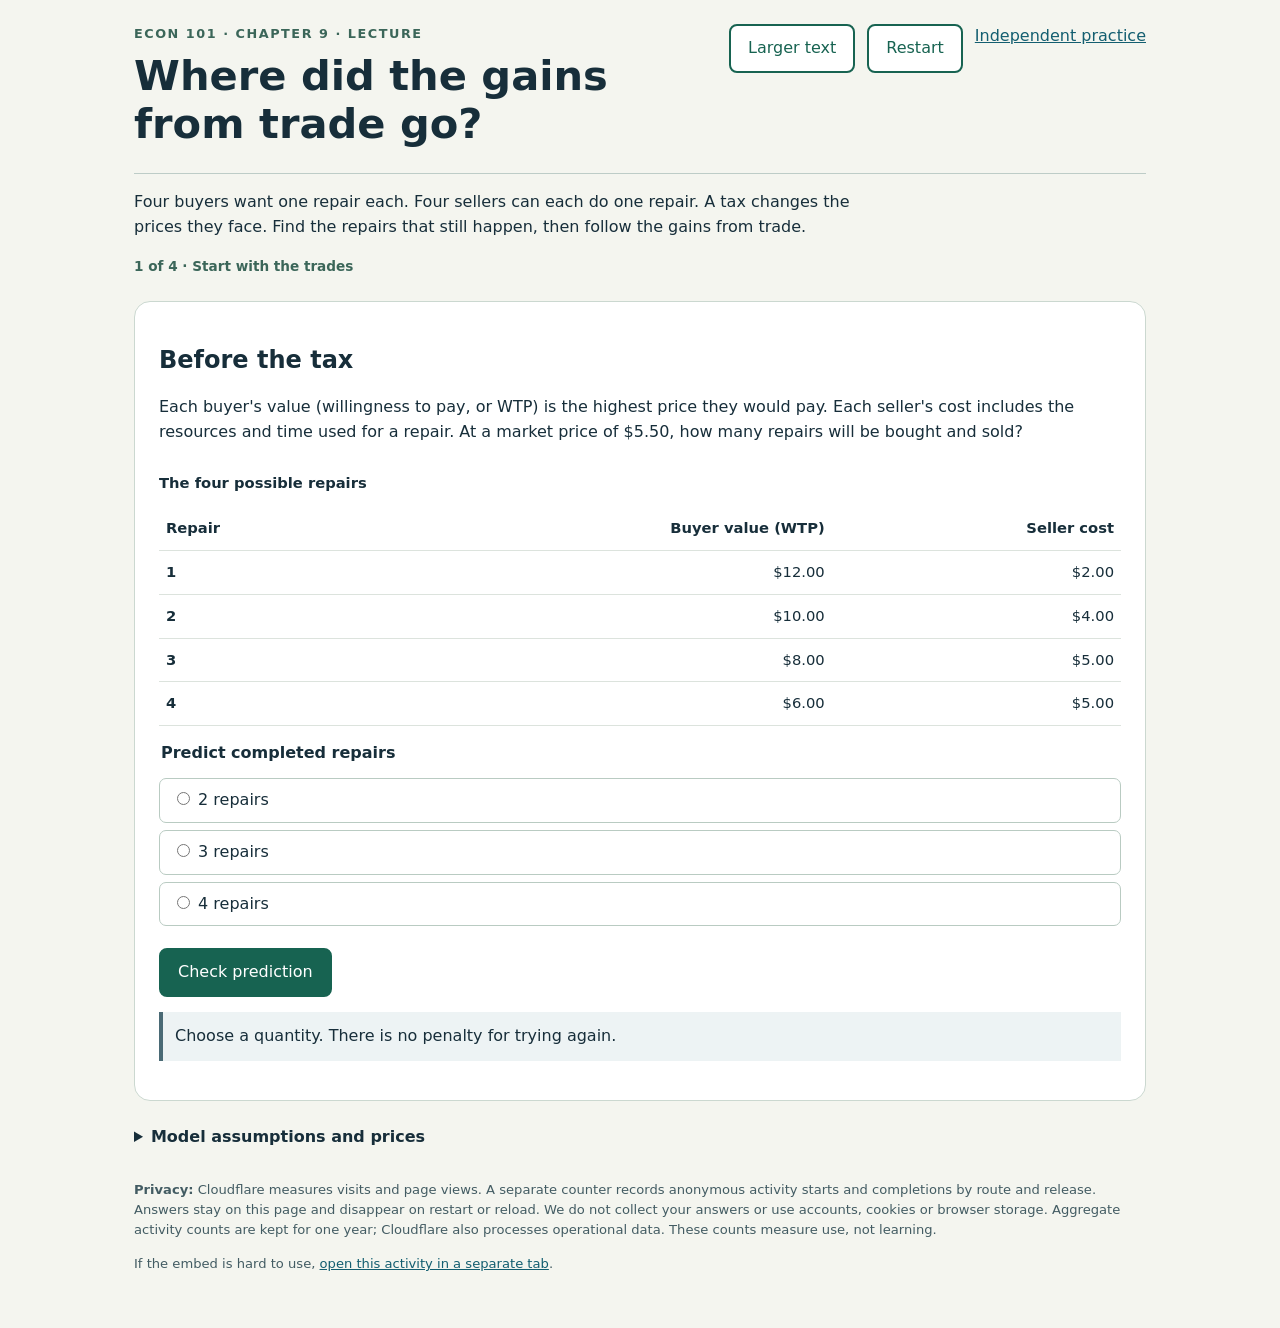
<file: tax-surplus-lab/lecture.html>
<!doctype html><html lang="en"><head><meta charset="utf-8"><meta name="viewport" content="width=device-width,initial-scale=1"><title>Where did the gains from trade go? | Lecture</title><link rel="stylesheet" href="style.css?v=tax-2026-10-02-v4"><script defer src="model.js?v=tax-2026-10-02-v4"></script><script defer src="measurement.js?v=tax-2026-10-02-v4"></script><script defer src="app.js?v=tax-2026-10-02-v4"></script></head><body data-mode="lecture"><main>
<header><div><div class="eyebrow">ECON 101 · Chapter 9 · Lecture</div><h1>Where did the gains<br>from trade go?</h1></div><nav aria-label="Activity controls"><button id="large" class="secondary" aria-pressed="false" disabled>Larger text</button><button id="restart" class="secondary" disabled>Restart</button><a href="index.html">Independent practice</a></nav></header>
<p class="intro">Four buyers want one repair each. Four sellers can each do one repair. A tax changes the prices they face. Find the repairs that still happen, then follow the gains from trade.</p>
<noscript><p>This activity needs JavaScript. Use the printed four-row market table with your instructor instead.</p></noscript>
<p id="progress" class="progress">1 of 4 · Start with the trades</p>
<section id="stage-0"><h2 tabindex="-1">Before the tax</h2><p>Each buyer's value (willingness to pay, or WTP) is the highest price they would pay. Each seller's cost includes the resources and time used for a repair. At a market price of $5.50, how many repairs will be bought and sold?</p><div id="schedule" class="scroll"></div><form id="baseline" class="choices"><fieldset><legend>Predict completed repairs</legend><label><input type="radio" name="count" value="2"> 2 repairs</label><label><input type="radio" name="count" value="3"> 3 repairs</label><label><input type="radio" name="count" value="4"> 4 repairs</label></fieldset><button disabled>Check prediction</button></form><p id="baseline-feedback" class="feedback" role="status">Choose a quantity. There is no penalty for trying again.</p><button id="to-tax" hidden disabled>Add the tax</button></section>
<section id="stage-1" hidden><h2 tabindex="-1">Who still trades?</h2><p>A <strong>$4 tax per completed repair</strong> makes buyers pay <strong>$8.50</strong>. Sellers keep <strong>$4.50</strong>. Government receives the $4 difference as tax revenue.</p><form id="participants"><div class="grid"><fieldset class="choices"><legend>Which buyers will pay $8.50?</legend><label><input type="checkbox" name="buyers" value="0"> Buyer 1: Buyer value (WTP) $12</label><label><input type="checkbox" name="buyers" value="1"> Buyer 2: Buyer value (WTP) $10</label><label><input type="checkbox" name="buyers" value="2"> Buyer 3: Buyer value (WTP) $8</label><label><input type="checkbox" name="buyers" value="3"> Buyer 4: Buyer value (WTP) $6</label></fieldset><fieldset class="choices"><legend>Which sellers will accept $4.50?</legend><label><input type="checkbox" name="sellers" value="0"> Seller 1: Cost $2</label><label><input type="checkbox" name="sellers" value="1"> Seller 2: Cost $4</label><label><input type="checkbox" name="sellers" value="2"> Seller 3: Cost $5</label><label><input type="checkbox" name="sellers" value="3"> Seller 4: Cost $5</label></fieldset></div><button disabled>Check both sides</button></form><p id="participants-feedback" class="feedback" role="status">Choose all willing buyers and all willing sellers.</p><button id="to-audit" hidden disabled>Understand the gains from trade</button></section>
<section id="stage-2" hidden><h2 tabindex="-1">After the tax: which repairs still happen?</h2><div id="audits" class="grid"></div><p class="scroll-hint">On a small screen, scroll the table sideways to see every column.</p><div id="potential-gains" class="scroll" tabindex="0" role="region" aria-label="Scrollable surplus table"></div><form id="loss"><label for="lost-prediction"><strong>How many dollars of gains from trade are lost from the cancelled repairs?</strong></label><p>Add the buyer value minus the seller cost for each cancelled repair.</p><input id="lost-prediction" name="loss" type="number" min="0" step="0.5" required> <button disabled>Show surplus and tax revenue</button></form><p id="loss-feedback" class="feedback" role="status">Commit to your prediction before opening the ledger.</p><div id="accounts" hidden><div id="totals" class="totals"></div><p class="scroll-hint">On a small screen, scroll the table sideways to see every column.</p><div id="ledger" class="scroll" tabindex="0" role="region" aria-label="Scrollable surplus table"></div><div id="account-explanation"></div><button id="to-explain" disabled>Explain what changed</button></div></section>
<section id="stage-3" hidden><h2 tabindex="-1">Tax revenue or deadweight loss?</h2><p>Explain your reasoning to a neighbour before the next Top Hat question.</p><div class="card"><p><strong>Say or write privately:</strong></p><ol><li>Which part of consumer surplus and producer surplus became government tax revenue?</li><li>Which gains from trade were lost when repairs were cancelled? Why is this deadweight loss?</li></ol><p>Your explanation stays with you. There is no answer box.</p></div><div id="lecture-end"><div id="lecture-complete" class="finish card"><h3>Return to Top Hat</h3><p>Answer the next Top Hat question when your instructor asks you to.</p></div></div><div id="practice-next"><button id="to-boundary" disabled>Test a smaller tax</button></div></section>
<details><summary>Model assumptions and prices</summary><p>This hypothetical competitive market has no externalities, tax collection costs or administration costs. Each person trades at most one repair. Rows are efficient marginal pairings, not mandatory partners. Reservation values do not change when the tax changes.</p><p>Discrete clearing prices can lie in an interval. The displayed prices are valid clearing prices, not unique predictions. Tax revenue counts dollar for dollar in total surplus; benefits of government spending are outside this account. This exercise alone does not settle real tax policy.</p></details>
<footer><p><strong>Privacy:</strong> Cloudflare measures visits and page views. A separate counter records anonymous activity starts and completions by route and release. Answers stay on this page and disappear on restart or reload. We do not collect your answers or use accounts, cookies or browser storage. Aggregate activity counts are kept for one year; Cloudflare also processes operational data. These counts measure use, not learning.</p><p>If the embed is hard to use, <a href="lecture.html" target="_blank" rel="noopener">open this activity in a separate tab</a>.</p></footer>
</main></body></html>
</file>
<file: firm-decisions-lab/style.css>
:root{font-family:system-ui,-apple-system,sans-serif;color:#152e3b;background:#f3f6f5;font-size:18px;line-height:1.55;--teal:#05635c;--muted:#405b68}*{box-sizing:border-box}body{margin:0}main{max-width:1080px;margin:auto;padding:28px 24px 60px}header{border-top:7px solid var(--teal);padding-top:20px}h1{font-size:clamp(2rem,4vw,3rem);line-height:1.12;letter-spacing:-.035em;margin:12px 0 18px}h2{line-height:1.25;margin-top:0}h3{font-size:1rem;margin:0 0 12px}.eyebrow{font-size:.78rem;font-weight:750;text-transform:uppercase;letter-spacing:.09em;color:var(--teal)}.lead{font-size:1.15rem;max-width:760px}.muted,footer{color:var(--muted);font-size:.85rem}a{color:#075d85;text-underline-offset:3px}nav{display:flex;gap:20px;align-items:center;flex-wrap:wrap;margin:18px 0}.panel{background:white;border:1px solid #cbd9d8;border-radius:12px;padding:24px;margin:22px 0}.band{background:#dfefeb;border-left:5px solid var(--teal);padding:16px 20px;margin:16px 0}.facts,.accounts{display:grid;grid-template-columns:repeat(3,1fr);gap:12px}.fact{padding:12px;background:#f0f5f4;border-radius:8px}.fact strong{display:block;font-size:1.35rem}.accounts{grid-template-columns:repeat(2,1fr)}.account{border:1px solid #cbd9d8;padding:18px;border-radius:8px}.account dl{margin:0}.account dl div{display:flex;justify-content:space-between;gap:12px;border-bottom:1px solid #e0e6e6;padding:5px 0}.account dd{margin:0;font-variant-numeric:tabular-nums}.account .profit{font-weight:750;border-top:2px solid #6e8b91}fieldset{border:0;padding:0;margin:24px 0}legend{font-weight:750;margin-bottom:12px}.outputs{display:flex;flex-wrap:wrap;gap:10px}label{display:block;padding:12px;border:1px solid #a8bcbc;border-radius:8px;margin-bottom:8px;cursor:pointer;background:#fff}label:has(input:checked){background:#dfefeb;border:2px solid var(--teal);padding:11px}input{accent-color:var(--teal);margin-right:9px}button{font:inherit;font-weight:650;border:0;border-radius:7px;padding:12px 20px;background:var(--teal);color:white;cursor:pointer;min-height:48px}button.secondary{background:#e3eceb;color:#173e43}button:disabled{background:#dde4e4;color:#52666b;cursor:default}button:focus-visible,a:focus-visible,input:focus-visible,summary:focus-visible,[tabindex]:focus-visible{outline:3px solid #ba4d00;outline-offset:4px}.actions{display:flex;gap:12px;flex-wrap:wrap;margin-top:20px}.table-wrap{overflow:auto;border:1px solid #cbd9d8;border-radius:8px;margin:18px 0}table{border-collapse:collapse;width:100%;font-size:.9rem;font-variant-numeric:tabular-nums;white-space:nowrap}caption{text-align:left;padding:12px;font-weight:700}td,th{text-align:right;padding:10px 13px;border-bottom:1px solid #dce5e5}td:first-child,th:first-child{text-align:left}thead{background:#eef4f3}tr.best{background:#dfefeb;font-weight:700}.feedback{margin:22px 0;padding:18px;background:#f2f5fa;border-left:5px solid #335a88}.feedback p:first-child{margin-top:0}.feedback p:last-child{margin-bottom:0}details{margin-top:22px}summary{cursor:pointer;font-weight:650}.error{color:#8d2600;font-weight:650}[hidden]{display:none!important}footer{border-top:1px solid #cbd9d8;padding-top:16px;margin-top:30px}.skip{position:absolute;left:-9999px}.skip:focus{left:12px;background:white;padding:12px;z-index:2}@media(max-width:650px){main{padding:18px 14px 40px}.panel{padding:18px}.facts{grid-template-columns:1fr}.fact strong{display:inline;margin-right:12px}.accounts{grid-template-columns:1fr}h1{font-size:2.1rem}nav{gap:12px}.outputs label{flex:1;min-width:75px}}@media print{body{background:white}main{padding:0}.panel{break-inside:avoid}button,nav,footer{display:none}table{white-space:normal}.table-wrap{overflow:visible}h1{font-size:26pt}}
</file>
<file: price-ceiling-lab/style.css>
:root{color-scheme:light;--paper:#f7f5ef;--ink:#222c2b;--muted:#53615c;--line:#d4d9cf;--green:#17634e;--greenwash:#eaf3ed;--blue:#245b8e;--bluewash:#edf3fb;--orange:#ab431f;--orangewash:#fff0e3;--white:#fffefa;font-family:system-ui,-apple-system,BlinkMacSystemFont,"Segoe UI",sans-serif;font-size:17px}
*{box-sizing:border-box}body{margin:0;background:var(--paper);color:var(--ink);line-height:1.55}button,input,select{font:inherit}button,a,input{touch-action:manipulation}button{cursor:pointer}a{color:var(--green);text-underline-offset:4px}button:focus-visible,a:focus-visible,input:focus-visible,summary:focus-visible,select:focus-visible{outline:3px solid var(--blue);outline-offset:4px}[hidden]{display:none!important}.skip{position:absolute;left:12px;top:-100px;background:white;padding:12px;z-index:10}.skip:focus{top:10px}.shell{max-width:1120px;margin:auto;padding:26px 32px 40px}header{display:flex;justify-content:space-between;gap:20px;align-items:center;border-bottom:1px solid var(--line);padding-bottom:18px}.brand{font-size:.75rem;font-weight:750;letter-spacing:.12em;text-transform:uppercase}.tools{display:flex;align-items:center;gap:14px;font-size:.8rem}.quiet{border:1px solid var(--line);border-radius:7px;background:transparent;padding:8px 12px;color:var(--ink)}h1{font-size:clamp(2rem,5vw,3.2rem);letter-spacing:-.045em;line-height:1.08;font-weight:720;max-width:800px;margin:30px 0 14px}h2{font-size:1.65rem;letter-spacing:-.025em;line-height:1.2;margin:8px 0 16px}h3{font-size:1.08rem;margin:0 0 10px}p{margin:0 0 16px}.deck{font-size:1.04rem;color:var(--muted);max-width:730px}.mode{color:var(--orange);font-size:.78rem;font-weight:750;letter-spacing:.06em;text-transform:uppercase}.progress{display:flex;gap:6px;list-style:none;padding:0;margin:26px 0 22px}.progress li{flex:1;border-top:3px solid var(--line);padding-top:8px;font-size:.76rem;color:var(--muted)}.progress li[aria-current=step]{border-color:var(--green);color:var(--green);font-weight:750}.panel{background:var(--white);border:1px solid var(--line);border-radius:16px;overflow:hidden}.stage{padding:28px}.split{display:grid;grid-template-columns:minmax(0,.75fr) minmax(0,1.4fr);gap:36px}.eyebrow{font-size:.75rem;letter-spacing:.1em;text-transform:uppercase;font-weight:750;color:var(--green)}.badge{display:inline-block;border:1px solid #d5a084;background:var(--orangewash);color:var(--orange);border-radius:7px;padding:8px 12px;font-weight:700;margin:4px 0 18px}.baseline{border-left:3px solid var(--line);padding:10px 14px;margin:20px 0;color:var(--muted);font-size:.92rem}.baseline strong{display:block;color:var(--ink)}.small{font-size:.85rem;color:var(--muted)}fieldset{border:0;margin:0;padding:0;min-width:0}legend{font-weight:650;margin-bottom:16px;max-width:100%}.sellers{display:grid;grid-template-columns:repeat(4,minmax(0,1fr));gap:10px}.seller{display:flex;flex-direction:column;align-items:flex-start;gap:4px;padding:12px;border:1px solid var(--line);border-radius:10px;cursor:pointer;background:var(--white);min-height:110px}.seller:has(input:checked){border:2px solid var(--green);padding:11px;background:var(--greenwash)}.seller input{accent-color:var(--green);height:20px;width:20px;margin:0 0 3px}.seller .cost{font-size:1.25rem;font-weight:750}.seller .name{font-size:.72rem;color:var(--muted)}.seller:has(input:focus-visible){outline:3px solid var(--blue);outline-offset:3px}.primary{border:1px solid var(--green);border-radius:8px;background:var(--green);color:white;font-weight:650;padding:12px 18px;min-height:48px}.secondary{border:1px solid var(--green);border-radius:8px;background:transparent;color:var(--green);font-weight:650;padding:12px 18px;min-height:48px}.actions{display:flex;align-items:center;gap:12px;flex-wrap:wrap;margin-top:20px}.feedback{min-height:94px;margin:16px 0 0;padding:12px 14px;border-left:3px solid var(--line);font-size:.92rem;background:#f5f6f0}.feedback.good{border-color:var(--green);background:var(--greenwash)}.feedback.retry{border-color:var(--orange);background:var(--orangewash)}.feedback p:last-child{margin:0}.lane{margin:22px 0}.lane-head{display:flex;justify-content:space-between;gap:12px;font-weight:700;margin-bottom:8px}.tokens{display:grid;grid-template-columns:repeat(8,minmax(0,1fr));gap:6px}.token{text-align:center;background:#f1f2ed;border:1px solid var(--line);border-radius:6px;padding:10px 2px;color:var(--muted);font-size:.7rem;line-height:1.4}.token strong{display:block;font-size:.95rem}.token.buyer{background:var(--bluewash);border-color:var(--blue);color:var(--blue)}.token.supplier{background:var(--greenwash);border-color:var(--green);color:var(--green)}.token.waiting{background:var(--orangewash);border:1px dashed var(--orange);color:var(--orange)}.choice-row{display:flex;flex-wrap:wrap;gap:10px}.choice{display:flex;align-items:center;gap:9px;border:1px solid var(--line);border-radius:8px;padding:12px 16px;cursor:pointer;min-height:50px}.choice:has(input:checked){background:var(--greenwash);border-color:var(--green)}.choice input{accent-color:var(--green);width:20px;height:20px;flex-shrink:0}.choice-stack{display:grid;gap:10px}.trade-total{display:grid;grid-template-columns:repeat(3,minmax(0,1fr));gap:12px;margin:22px 0}.stat{padding:16px;background:#f2f4ed;border-radius:10px}.stat strong{display:block;font-size:2rem;line-height:1.15;margin:6px 0;color:var(--green)}.stat span{font-size:.83rem}.stat.unmet{background:var(--orangewash)}.stat.unmet strong{color:var(--orange)}.bridge{font-size:1.2rem;max-width:740px}.next-card{background:var(--greenwash);padding:20px;border-radius:10px;margin-top:24px}details{border-top:1px solid var(--line);margin-top:24px;padding-top:16px}summary{cursor:pointer;font-weight:650;padding:6px 0}details p{margin-top:12px}.explorer{margin-top:20px}.explore-grid{display:grid;grid-template-columns:minmax(0,1.3fr) minmax(0,.75fr);gap:26px;align-items:start}.chart{display:block;width:100%;height:auto;aspect-ratio:640/420;background:var(--white);border:1px solid var(--line);border-radius:10px}.chart text{font-family:system-ui,sans-serif;font-size:16px;fill:var(--ink)}.chart .demand{stroke:var(--blue);stroke-width:3;fill:none;stroke-dasharray:7 4}.chart .supply{stroke:var(--green);stroke-width:3;fill:none}.chart .ceiling{stroke:var(--orange);stroke-width:2;stroke-dasharray:9 4}.legend{display:flex;gap:18px;flex-wrap:wrap;margin:10px 0;font-size:.8rem}.legend span:before{content:"";display:inline-block;width:22px;border-top:3px solid var(--green);margin:0 6px 4px 0}.legend .d:before{border-color:var(--blue);border-top-style:dashed}.legend .c:before{border-color:var(--orange);border-top-style:dashed}.range-label{display:flex;justify-content:space-between;align-items:center;font-weight:700;gap:12px}.range-label output{color:var(--orange);font-size:1.5rem}input[type=range]{width:100%;accent-color:var(--green);margin:14px 0;height:32px}.range-ends{display:flex;justify-content:space-between;font-size:.8rem;color:var(--muted)}.readout{min-height:170px;background:var(--greenwash);padding:16px;border-radius:10px;margin-top:16px}.readout strong{display:block;margin-bottom:6px}.readout p{font-size:.91rem;margin:0}table{border-collapse:collapse;width:100%;font-size:.88rem;margin:16px 0}th,td{text-align:left;padding:9px 8px;border-bottom:1px solid var(--line)}caption{text-align:left;font-weight:650;margin-bottom:8px}footer{margin-top:24px;font-size:.78rem;color:var(--muted)}footer details{font-size:.85rem}.sr-only{position:absolute;width:1px;height:1px;padding:0;margin:-1px;overflow:hidden;clip:rect(0,0,0,0);white-space:nowrap;border:0}.large{font-size:21px}.large .shell{max-width:1280px}noscript p{background:var(--orangewash);padding:16px}.standalone{display:inline-block;margin-top:12px}button:disabled{opacity:.55;cursor:default}
@media(max-width:800px){.shell{padding:18px 18px 30px}.split,.explore-grid{grid-template-columns:1fr;gap:20px}.stage{padding:22px}.baseline{margin:14px 0}.context p{margin-bottom:10px}.sellers{grid-template-columns:repeat(4,minmax(0,1fr))}.seller{padding:10px}.seller:has(input:checked){padding:9px}.tools{gap:8px}.brand{max-width:185px}.chart text{font-size:19px}}
@media(max-width:480px){.shell{padding:14px 12px 26px}header{align-items:flex-start}.tools{flex-direction:column;align-items:flex-end;gap:6px}.stage{padding:18px}.sellers{grid-template-columns:repeat(2,minmax(0,1fr))}.seller{min-height:98px;display:grid;grid-template-columns:24px 1fr;column-gap:8px}.seller input{grid-row:1/3}.seller .cost{grid-column:2}.seller .name{grid-column:2;grid-row:1}.tokens{grid-template-columns:repeat(4,minmax(0,1fr));gap:7px}.trade-total{gap:6px}.stat{padding:12px 9px}.stat strong{font-size:1.8rem}.stat span{font-size:.75rem}.progress li{font-size:.69rem}.actions>*{flex-grow:1}.choice-row .choice{flex:1}.chart text{font-size:21px}.range-label{font-size:.92rem}.large{font-size:19px}}
@media(prefers-reduced-motion:no-preference){button{transition:background .12s}button:hover{filter:brightness(.95)}}
@media print{.tools,.actions,footer,.progress{display:none}.shell{max-width:none}body{background:white}.panel{border:0}.stage{padding:0}details{display:block}}
/* Keep the first decision close to the top on lecture screens and phones. */
h1{font-size:clamp(1.8rem,4vw,2.65rem);margin-top:18px}.progress{margin-top:20px}.badge{margin-bottom:12px}
@media(max-width:480px){header{display:block;padding-bottom:12px}.brand{max-width:none;font-size:.7rem}.tools{flex-direction:row;justify-content:flex-start;margin-top:10px;font-size:.76rem;gap:10px}.quiet{padding:6px 9px}.mode{margin-top:16px!important}h1{font-size:1.85rem;line-height:1.15;margin-top:14px}.deck{font-size:.94rem}.progress{margin-top:18px;margin-bottom:16px}.stage{padding:16px}.context .small{font-size:.8rem}.badge{font-size:.93rem}.baseline{font-size:.86rem}.split{gap:10px}}
.cap-control{max-width:620px;margin-bottom:20px}.range-label{flex-wrap:wrap}
@media(max-width:480px){.chart text{font-size:29px}}
</file>
<file: supply-demand-lab/style.css>
:root { color-scheme: light; --ink:#112c43; --muted:#42586b; --blue:#075ca8; --red:#aa2849; --line:#ccd7e1; --paper:#fff; --bg:#edf3f8; --teal:#00665e; }
* { box-sizing:border-box; }
[hidden] { display:none !important; }
body { margin:0; background:var(--bg); color:var(--ink); font:17px/1.55 system-ui,-apple-system,BlinkMacSystemFont,"Segoe UI",sans-serif; }
main { max-width:1320px; margin:auto; padding:28px 30px; }
header { display:flex; justify-content:space-between; align-items:center; gap:18px; }
h1 { font-size:clamp(1.6rem,3vw,2.3rem); line-height:1.15; margin:5px 0 12px; letter-spacing:-.025em; }
h2 { font-size:1.4rem; line-height:1.25; margin:5px 0 15px; }
h3 { font-size:1.1rem; margin:15px 0 6px; }
p { margin:8px 0 16px; }
.eyebrow { color:var(--teal); font-size:.8rem; font-weight:750; letter-spacing:.055em; text-transform:uppercase; margin:0; }
.intro { color:var(--muted); }
button, input { font:inherit; }
button { background:white; color:var(--ink); border:1px solid #9bafc0; border-radius:7px; min-height:46px; padding:10px 15px; cursor:pointer; line-height:1.3; }
button:hover { background:#e1edf7; }
button:focus-visible,input:focus-visible,summary:focus-visible,a:focus-visible { outline:3px solid #9a4600; outline-offset:4px; }
.primary { background:var(--ink); border-color:var(--ink); color:white; font-weight:650; margin-top:10px; }
.primary:hover { background:#234a69; }
.toolbar { display:flex; gap:8px; flex-wrap:wrap; }
.toolbar button { font-size:.85rem; }
nav { display:grid; grid-template-columns:repeat(3,1fr); gap:9px; margin:24px 0; }
nav button { text-align:left; padding:14px; border:0; border-bottom:4px solid #c3d2df; border-radius:4px 4px 0 0; }
nav button[aria-current] { border-bottom-color:var(--teal); background:var(--ink); color:white; }
nav span { display:inline-block; margin-right:10px; font-weight:750; opacity:.8; }
.workspace { display:grid; grid-template-columns:minmax(290px,.85fr) minmax(0,1.2fr); gap:24px; align-items:start; }
.task,.visual,.transfer { padding:25px; border-radius:12px; background:var(--paper); border:1px solid var(--line); }
.task { border-top:5px solid var(--teal); }
.visual { padding:22px; }
.chart-header { display:flex; align-items:baseline; justify-content:space-between; gap:10px; }
.badge { font-size:.8rem; background:#e6f1f3; padding:4px 9px; border-radius:4px; white-space:nowrap; }
svg { width:100%; height:auto; display:block; overflow:visible; }
.legend { font-size:.8rem; display:flex; gap:15px; flex-wrap:wrap; margin:3px 0 15px; }
.demand-key { color:var(--red); font-weight:700; }.supply-key { color:var(--blue); font-weight:700; }
.metrics { display:grid; grid-template-columns:1fr 1fr; gap:15px; border-top:1px solid var(--line); padding-top:15px; }
.metrics span { display:block; font-size:.85rem; color:var(--muted); }
.metrics strong { font-size:1.8rem; letter-spacing:-.03em; }
.reading { color:var(--muted); margin-bottom:0; }
fieldset { border:0; padding:0; margin:0; min-width:0; }
legend { font-weight:650; margin:8px 0 10px; }
.option { display:flex; align-items:flex-start; gap:10px; border:1px solid var(--line); padding:11px 12px; margin:8px 0; border-radius:6px; cursor:pointer; min-height:46px; }
.option:has(input:checked) { background:#eaf4f4; border-color:var(--teal); }
input[type=radio] { margin:5px 0 0; min-width:18px; min-height:18px; accent-color:var(--teal); }
input[type=range] { width:100%; min-height:44px; accent-color:var(--teal); margin:0 0 7px; }
label:has(+input[type=range]) { display:flex; justify-content:space-between; gap:12px; font-weight:650; }
output { color:var(--teal); white-space:nowrap; }
.small { font-size:.85rem; color:var(--muted); }
.preset-buttons { display:flex; flex-wrap:wrap; gap:7px; }.preset-buttons button { font-size:.8rem; flex:1; min-width:110px; }
details { margin-top:16px; border-top:1px solid var(--line); padding-top:12px; }
summary { cursor:pointer; font-weight:650; min-height:36px; }
details p { margin-top:12px; }
table { width:100%; border-collapse:collapse; font-size:.9rem; margin-top:10px; }
caption { text-align:left; color:var(--muted); padding:6px 0; }
td,th { text-align:left; padding:8px; border-bottom:1px solid var(--line); }
.transfer { margin-top:24px; max-width:850px; }
.transfer .option { max-width:720px; }
.advance { width:100%; }
[role=status]:empty { display:none; }
[role=status] { padding:12px; border-left:4px solid var(--teal); background:#eaf4f4; }
.assumptions { max-width:850px; font-size:.9rem; color:var(--muted); }
footer { margin-top:22px; color:var(--muted); font-size:.8rem; display:flex; gap:18px; flex-wrap:wrap; } a { color:var(--blue); }
.skip { position:absolute; top:-100px; background:white; padding:10px; }.skip:focus { top:5px; }
body.present { font-size:21px; } body.present main { max-width:1600px; } body.present .transfer { display:none; } body.present .workspace { grid-template-columns:minmax(300px,.85fr) minmax(0,1.2fr); }
@media(min-width:801px) {
  body.present main { padding:16px 24px; }
  body.present h1 { font-size:1.6rem; margin-bottom:0; }
  body.present .intro,body.present footer,body.present .assumptions,body.present .table-details,body.present .advance { display:none; }
  body.present nav { margin:14px 0; }
  body.present nav button { padding:10px; font-size:1rem; }
  body.present .task,body.present .visual { padding:18px; }
  body.present #story,body.present #challenge { font-size:1rem; }
  body.present #experiment-title,body.present #step,body.present #presets>.small { display:none; }
  body.present #control-note { font-size:.75rem; margin:0 0 8px; }
  body.present #found { font-size:.85rem; margin:8px 0; padding:7px; }
  body.present .visual svg { max-height:360px; }
  body.present .visual svg text { font-size:24px; }
  body.present .reading { font-size:.85rem; }
  body.present .metrics strong { font-size:1.5rem; }
}
@media(max-width:800px) { main { padding:18px 14px; } header { display:block; }.toolbar { margin-top:16px; }.workspace,body.present .workspace { grid-template-columns:1fr; }.task,.visual,.transfer { padding:19px; }nav { gap:5px; }nav button { font-size:.85rem; padding:11px 7px; } nav span { display:block; }.visual { grid-row:2; } }
@media(max-width:380px) { .chart-header { display:block; }.metrics strong { font-size:1.5rem; }.task,.visual { padding:14px; } }
@media(max-width:800px) { .visual svg text { font-size:26px; } }
@media print { body { background:white; }.toolbar,nav,button,footer { display:none; } main { padding:0; }.workspace { display:block; }.task,.visual { break-inside:avoid; margin-bottom:15px; } }
</file>
<file: tax-surplus-lab/style.css>
*{box-sizing:border-box} [hidden]{display:none!important} :root{font-family:system-ui,sans-serif;color:#172e3a;background:#f4f5ef;line-height:1.55} body{margin:0} main{max-width:1060px;margin:auto;padding:24px} header{display:flex;justify-content:space-between;gap:20px;align-items:start;border-bottom:1px solid #bdccc7;padding-bottom:18px} .eyebrow{font-size:.8rem;font-weight:750;text-transform:uppercase;letter-spacing:.12em;color:#3b6659} h1{font-size:clamp(1.7rem,4vw,2.6rem);line-height:1.15;margin:.5rem 0} h2{line-height:1.2} h3{margin-top:0} nav{display:flex;gap:12px;flex-wrap:wrap} a{color:#135e70} button{font:inherit;background:#176351;color:white;border:2px solid #176351;border-radius:8px;padding:10px 17px;cursor:pointer} button.secondary{background:white;color:#176351} button:disabled{opacity:.5;cursor:wait} button:hover{filter:brightness(.92)} :focus-visible{outline:3px solid #b35a00;outline-offset:4px} section{background:white;border:1px solid #cbd8d0;border-radius:16px;padding:24px;margin:24px 0} .intro{max-width:720px} .progress{font-size:.85rem;font-weight:650;color:#3b6659;margin-bottom:0} .grid{display:grid;grid-template-columns:1fr 1fr;gap:20px} .card{border-radius:10px;background:#f1f5f1;padding:16px} label{cursor:pointer} .choices label{display:block;padding:9px 12px;border:1px solid #b9cbc2;border-radius:7px;margin:7px 0} input{accent-color:#176351} input[type=number]{font:inherit;padding:9px;width:120px;border:1px solid #799488;border-radius:6px} fieldset{border:0;padding:0;margin:15px 0} legend{font-weight:700;margin-bottom:5px} .feedback{padding:12px;background:#edf3f4;border-left:4px solid #4a6a75;margin:15px 0;min-height:3em} .good{background:#e9f4ec;border-color:#176351} .retry{background:#fff2e5;border-color:#a64b08} .scroll{overflow-x:auto} table{border-collapse:collapse;width:100%;font-variant-numeric:tabular-nums;font-size:.92rem} th,td{text-align:right;padding:10px 7px;border-bottom:1px solid #dce3dd} th:first-child,td:first-child{text-align:left} caption{text-align:left;font-weight:650;margin:12px 0} .totals{display:grid;grid-template-columns:repeat(4,1fr);gap:10px;margin:20px 0} .totals div{background:#edf4ef;padding:12px;border-radius:8px} .totals strong{display:block;font-size:1.5rem} .bar{display:flex;height:32px;border:1px solid #a3b7ab;margin:6px 0;background:#f0f2ed} .bar span{display:block;height:100%} .cs{background:#217891}.ps{background:#32704c}.rev{background:#a25307}.lost{background:repeating-linear-gradient(135deg,#d5c2b4 0 5px,#faf5ef 5px 10px)} .key{font-size:.9rem}.key span{display:inline-block;padding:3px 8px;color:white;margin:4px}.key .lost{color:#172e3a} .finish{border:2px solid #176351;background:#eff8f0} footer{font-size:.82rem;color:#435c63;margin:30px 0} details{margin:15px 0} summary{cursor:pointer;font-weight:650} .actions{display:flex;gap:12px;flex-wrap:wrap;margin-top:16px} .large{font-size:120%} @media(max-width:650px){main{padding:14px}header{display:block}.grid{grid-template-columns:1fr}section{padding:18px}.totals{grid-template-columns:1fr 1fr}nav{margin-top:14px}th,td{padding:8px 5px}} @media print{nav,button,.choices,.progress,footer{display:none}section[hidden]{display:block!important}section{break-inside:avoid}main{padding:0}}

.scroll-hint{display:none}@media(max-width:650px){.scroll-hint{display:block;font-size:.85rem;color:#435c63;margin-bottom:4px}}
</file>
